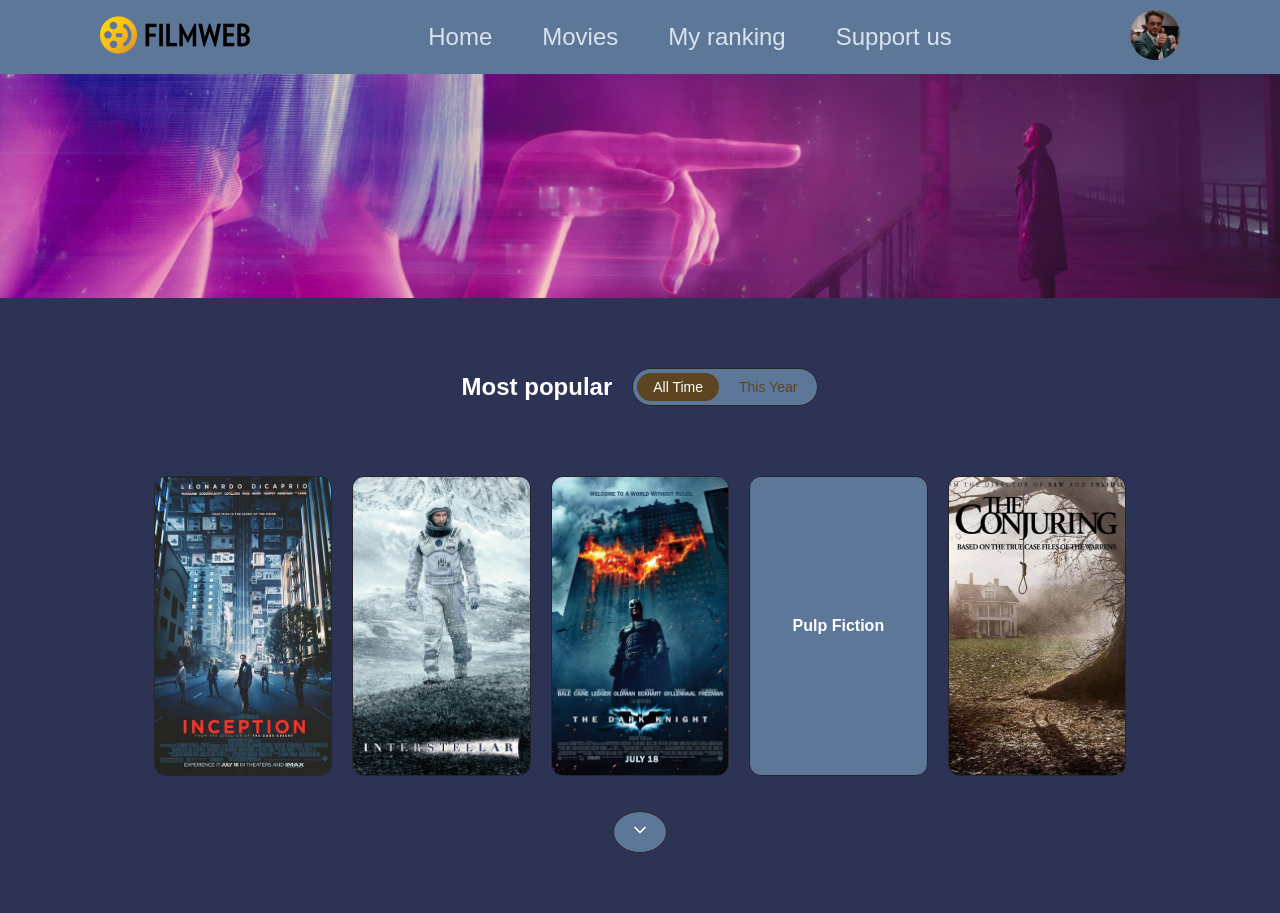
<file: index.html>
<!DOCTYPE html>
<html lang="en">
<head>
    <meta charset="UTF-8">
    <title>MovieList</title>
    <link rel="stylesheet" href="styles.css">
</head>
<body>
    <header id="main-header"></header>
    <main>
        <div class="hero-banner">
            <img src="img/banner.png">
        </div>

        <div class="trending-section container">
            <div class="trending-header">
                <h2>Most popular</h2>
                <div class="filter-buttons">
                    <button class="filter-btn active" onclick="switchFilter('all')">All Time</button>
                    <button class="filter-btn" onclick="switchFilter('year')">This Year</button>
                </div>
            </div>
            <div class="trending-main">
                <div class="movies-grid" id="moviesGrid">
                    <div class="movie-card" title="Inception"><img src="posters/inception.jpg" alt="Inception"></div>
                    <div class="movie-card" title="Interstellar"><img src="posters/interstellar.jpg" alt="Interstellar"></div>
                    <div class="movie-card" title="The Dark Knight"><img src="posters/dark_knight.jpg" alt="The Dark Knight"></div>
                    <div class="movie-card" title="Pulp Fiction">Pulp Fiction</div>
                    <div class="movie-card" title="The Conjuring"><img src="posters/the_conjuring.jpg" alt="The Conjuring"></div>
                    <div class="movie-card" title="Fight Club"><img src="posters/fight_club.jpg" alt="Fight Club"></div>
                    <div class="movie-card" title="The Matrix">The Matrix</div>
                    <div class="movie-card" title="Gladiator"><img src="posters/gladiator.jpg" alt="Gladiator"></div>
                    <div class="movie-card" title="Avatar 3">Avatar 3</div>
                    <div class="movie-card" title="Avengers: Doomsday">Avengers: Doomsday</div>
                </div>
                <button class="expand-btn" id="expandBtn" onclick="toggleMovies()">
                    <svg xmlns="http://www.w3.org/2000/svg" width="20" height="20" viewBox="0 0 24 24" fill="none" stroke="currentColor" stroke-width="2" stroke-linecap="round" stroke-linejoin="round"><polyline points="6 9 12 15 18 9"></polyline></svg>
                </button>
            </div>
        </div>



    </main>

    <script src="js/header.js"></script>
    <script src="js/data.js"></script>
    <script src="js/home.js"></script>
</body>
</html>
</file>
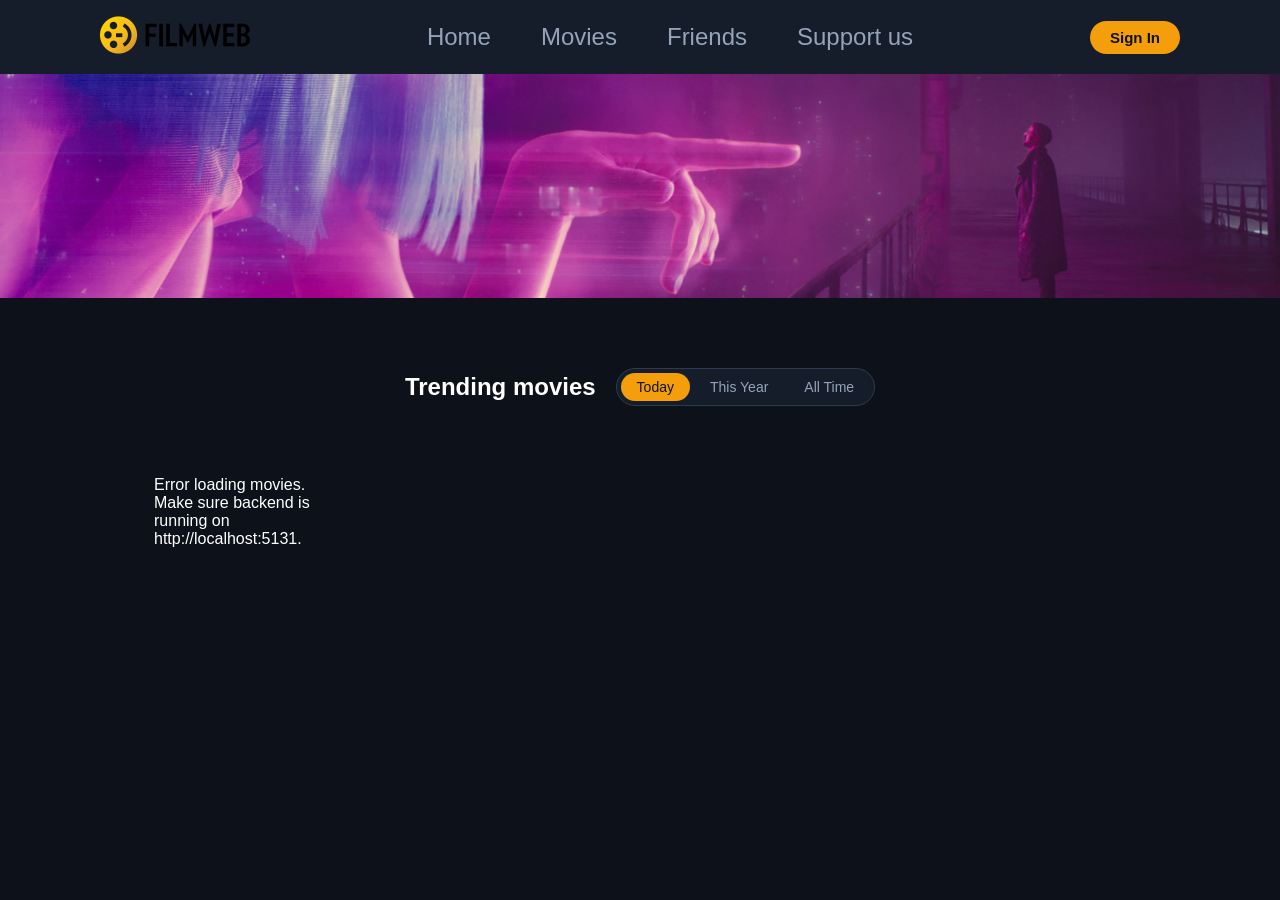
<file: frontend/index.html>
<!DOCTYPE html>
<html lang="en">
<head>
    <meta charset="UTF-8">
    <title>MovieList</title>
    <link rel="stylesheet" href="styles.css">
</head>
<body>
    <header id="main-header"></header>
    <main>
        <div class="hero-banner">
            <img src="img/banner.png">
        </div>

        <div class="trending-section container">
            <div class="trending-header">
                <h2>Trending movies</h2>
                <div class="filter-buttons">
                    <button class="filter-btn active" onclick="switchFilter('today')">Today</button>
                    <button class="filter-btn" onclick="switchFilter('year')">This Year</button>
                    <button class="filter-btn" onclick="switchFilter('all')">All Time</button>
                </div>
            </div>
            <div class="trending-main">
                <div class="movies-grid" id="moviesGrid"></div>
                <div class="load-more-container" style="text-align: center; margin: 30px 0;">
                    <button id="homeLoadMoreBtn" class="load-more-btn" style="display: none;">Load more movies</button>
                </div>
            </div>
        </div>



    </main>

    <script src="js/auth.js"></script>
    <script src="js/header.js"></script>
    <script src="js/home.js"></script>
</body>
</html>
</file>
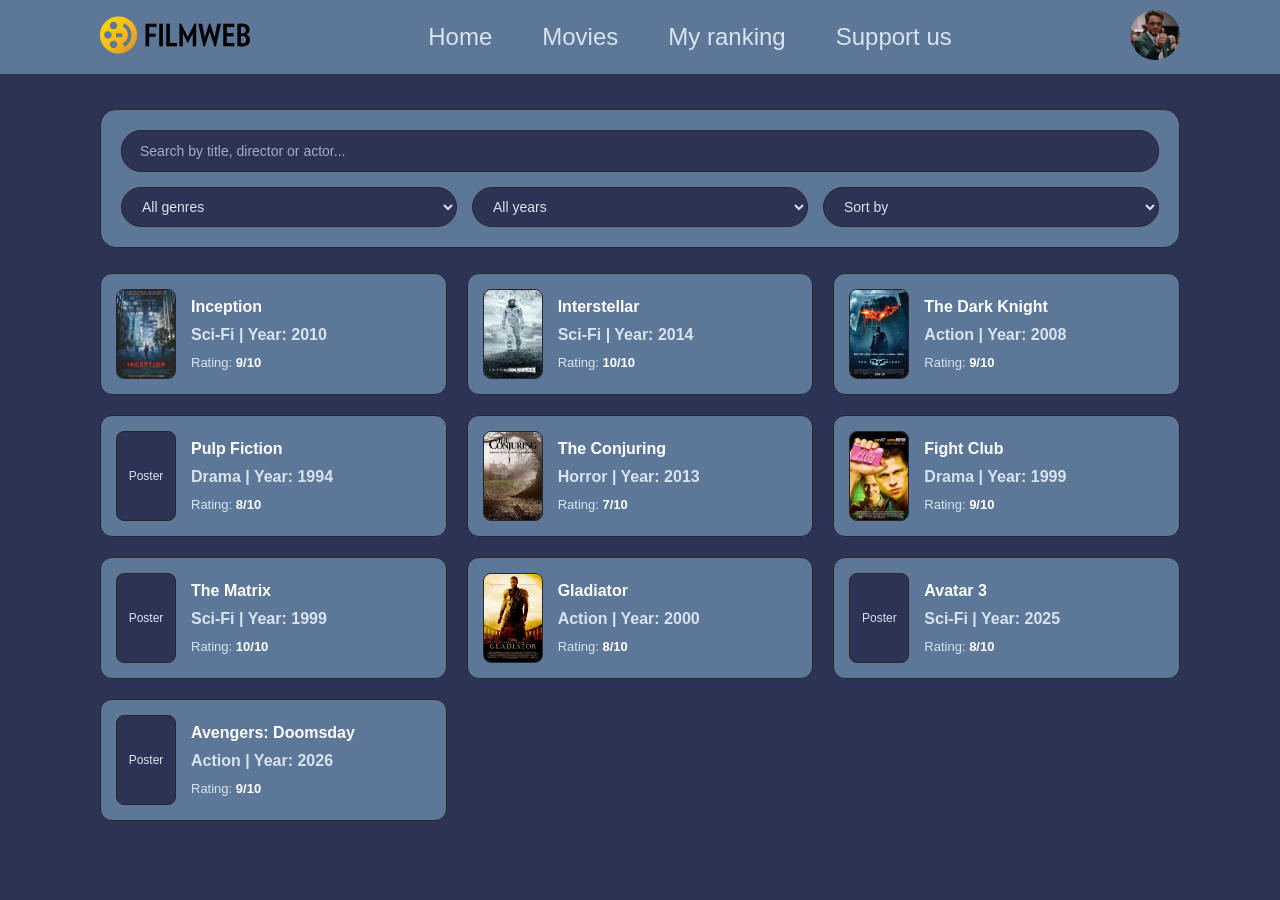
<file: movies.html>
<!DOCTYPE html>
<html lang="en">
<head>
    <meta charset="UTF-8">
    <title>Movies - MovieList</title>
    <link rel="stylesheet" href="styles.css">
</head>
<body>
    <header id="main-header"></header>

    <main class="container">
        <div class="movies-filter-panel">
            <div class="search-box-large">
                <input type="text" placeholder="Search by title, director or actor...">
            </div>

            <div class="filter-row">
                <select class="filter-select">
                    <option value="">All genres</option>
                    <option value="action">Action</option>
                    <option value="scifi">Sci-Fi</option>
                    <option value="drama">Drama</option>
                    <option value="horror">Horror</option>
                </select>

                <select class="filter-select">
                    <option value="">All years</option>
                    <option value="2026">2026</option>
                    <option value="2025">2025</option>
                    <option value="older">Older</option>
                </select>

                <select class="filter-select">
                    <option value="">Sort by</option>
                    <option value="popular">Most popular</option>
                    <option value="rating">Highest rated</option>
                    <option value="newest">Newest</option>
                </select>
            </div>
        </div>

        <div class="movies-results-grid">
            <p>Type a phrase or choose filters to display results...</p>
        </div>
    </main>

    <script src="js/header.js"></script>
    <script src="js/data.js"></script>
    <script src="js/movies.js"></script>
</body>
</html>
</file>
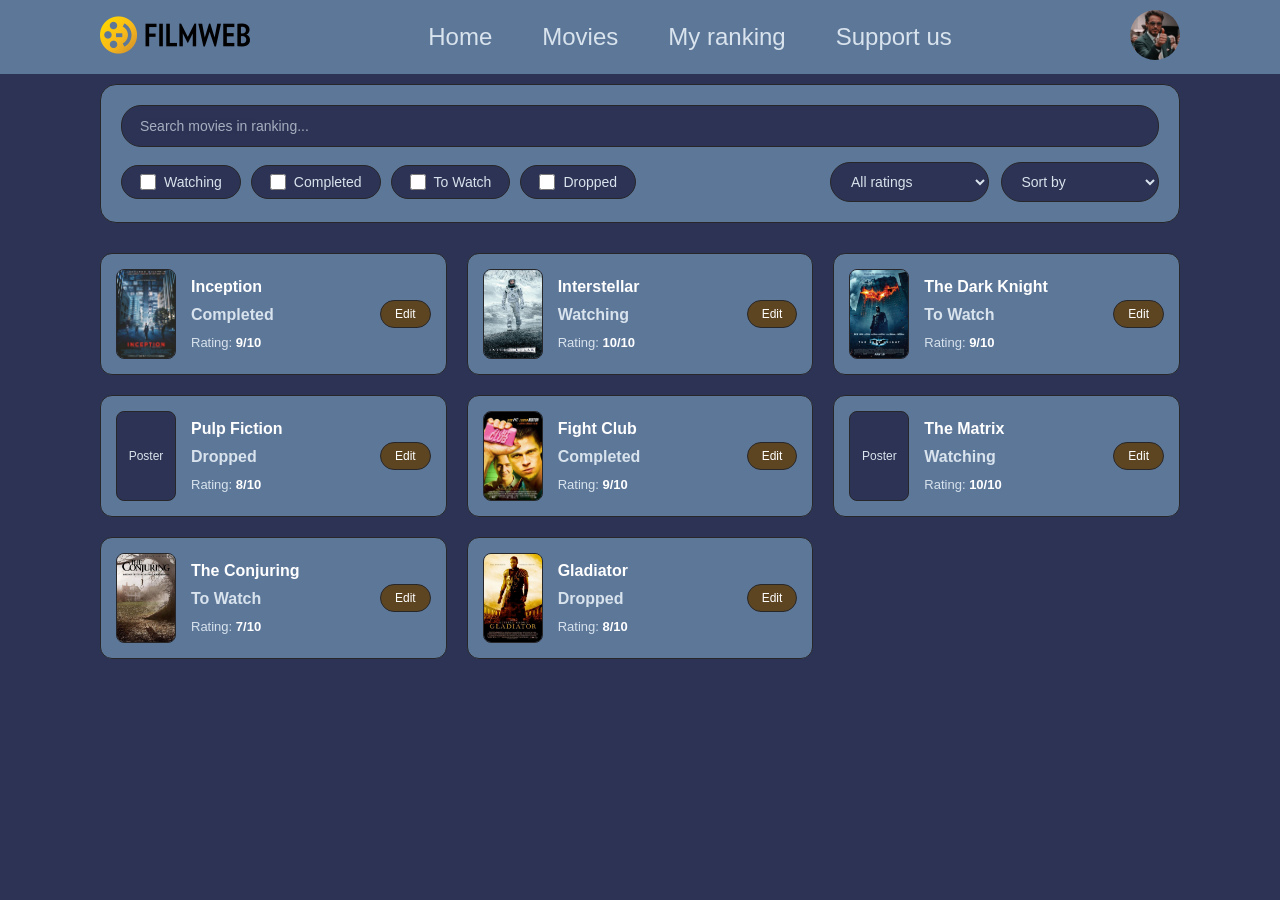
<file: ranking.html>
<!DOCTYPE html>
<html lang="en">
<head>
    <meta charset="UTF-8">
    <title>My Ranking - MovieList</title>
    <link rel="stylesheet" href="styles.css">
</head>
<body>
    <header id="main-header"></header>
    <main class="container">
        <div class="ranking-filter-panel">
            <div class="ranking-search-box">
                <input type="text" id="rankingSearch" placeholder="Search movies in ranking...">
            </div>

            <div class="ranking-filter-row">
                <div class="status-filters">
                    <label class="filter-checkbox">
                        <input type="checkbox" name="status" value="watching">
                        <span>Watching</span>
                    </label>
                    <label class="filter-checkbox">
                        <input type="checkbox" name="status" value="completed">
                        <span>Completed</span>
                    </label>
                    <label class="filter-checkbox">
                        <input type="checkbox" name="status" value="to-watch">
                        <span>To Watch</span>
                    </label>
                    <label class="filter-checkbox">
                        <input type="checkbox" name="status" value="dropped">
                        <span>Dropped</span>
                    </label>
                </div>

                <div class="ranking-dropdowns">
                    <select id="rankingRatingFilter" class="filter-select">
                        <option value="">All ratings</option>
                        <option value="10">10/10 only</option>
                        <option value="9">9+ / 10</option>
                        <option value="8">8+ / 10</option>
                        <option value="7">7+ / 10</option>
                    </select>

                    <select id="rankingSort" class="filter-select">
                        <option value="">Sort by</option>
                        <option value="rating-desc">Rating: Highest first</option>
                        <option value="rating-asc">Rating: Lowest first</option>
                        <option value="title-asc">Title: A-Z</option>
                        <option value="title-desc">Title: Z-A</option>
                    </select>
                </div>
            </div>
        </div>

        <div class="user-movies-section">
            <div class="user-movies-grid">
                <div class="user-movie-card">
                    <div class="user-movie-poster"><img src="posters/inception.jpg" alt="Inception"></div>
                    <div class="user-movie-info">
                        <h3>Inception</h3>
                        <p class="movie-status-tag">Completed</p>
                        <div class="movie-rating-badge">Rating: <strong>9/10</strong></div>
                    </div>
                    <button class="edit-movie-btn">Edit</button>
                </div>

                <div class="user-movie-card">
                    <div class="user-movie-poster"><img src="posters/interstellar.jpg" alt="Interstellar"></div>
                    <div class="user-movie-info">
                        <h3>Interstellar</h3>
                        <p class="movie-status-tag">Watching</p>
                        <div class="movie-rating-badge">Rating: <strong>10/10</strong></div>
                    </div>
                    <button class="edit-movie-btn">Edit</button>
                </div>

                <div class="user-movie-card">
                    <div class="user-movie-poster"><img src="posters/dark_knight.jpg" alt="The Dark Knight"></div>
                    <div class="user-movie-info">
                        <h3>The Dark Knight</h3>
                        <p class="movie-status-tag">To Watch</p>
                        <div class="movie-rating-badge">Rating: <strong>9/10</strong></div>
                    </div>
                    <button class="edit-movie-btn">Edit</button>
                </div>

                <div class="user-movie-card">
                    <div class="user-movie-poster">Poster</div>
                    <div class="user-movie-info">
                        <h3>Pulp Fiction</h3>
                        <p class="movie-status-tag">Dropped</p>
                        <div class="movie-rating-badge">Rating: <strong>8/10</strong></div>
                    </div>
                    <button class="edit-movie-btn">Edit</button>
                </div>

                <div class="user-movie-card">
                    <div class="user-movie-poster"><img src="posters/fight_club.jpg" alt="Fight Club"></div>
                    <div class="user-movie-info">
                        <h3>Fight Club</h3>
                        <p class="movie-status-tag">Completed</p>
                        <div class="movie-rating-badge">Rating: <strong>9/10</strong></div>
                    </div>
                    <button class="edit-movie-btn">Edit</button>
                </div>

                <div class="user-movie-card">
                    <div class="user-movie-poster">Poster</div>
                    <div class="user-movie-info">
                        <h3>The Matrix</h3>
                        <p class="movie-status-tag">Watching</p>
                        <div class="movie-rating-badge">Rating: <strong>10/10</strong></div>
                    </div>
                    <button class="edit-movie-btn">Edit</button>
                </div>

                <div class="user-movie-card">
                    <div class="user-movie-poster"><img src="posters/the_conjuring.jpg" alt="The Conjuring"></div>
                    <div class="user-movie-info">
                        <h3>The Conjuring</h3>
                        <p class="movie-status-tag">To Watch</p>
                        <div class="movie-rating-badge">Rating: <strong>7/10</strong></div>
                    </div>
                    <button class="edit-movie-btn">Edit</button>
                </div>

                <div class="user-movie-card">
                    <div class="user-movie-poster"><img src="posters/gladiator.jpg" alt="Gladiator"></div>
                    <div class="user-movie-info">
                        <h3>Gladiator</h3>
                        <p class="movie-status-tag">Dropped</p>
                        <div class="movie-rating-badge">Rating: <strong>8/10</strong></div>
                    </div>
                    <button class="edit-movie-btn">Edit</button>
                </div>
            </div>
        </div>
        <div class="movie-modal-backdrop">
            <div class="movie-modal">
                <h3>Edit movie: Inception</h3>
                <div class="modal-field">
                    <label>Status:</label>
                    <select class="filter-select">
                        <option>Watching</option>
                        <option selected>Completed</option>
                        <option>To Watch</option>
                        <option>Dropped</option>
                    </select>
                </div>
                <div class="modal-field">
                    <label>Your rating (1-10):</label>
                    <input type="text" value="9" class="modal-input-text">
                </div>
                <div class="modal-actions">
                    <button class="modal-save-btn">Save</button>
                    <button class="modal-close-btn">Close</button>
                </div>
            </div>
        </div>
    </main>

    <script src="js/header.js"></script>
    <script src="js/ranking.js"></script>
</body>
</html>
</file>
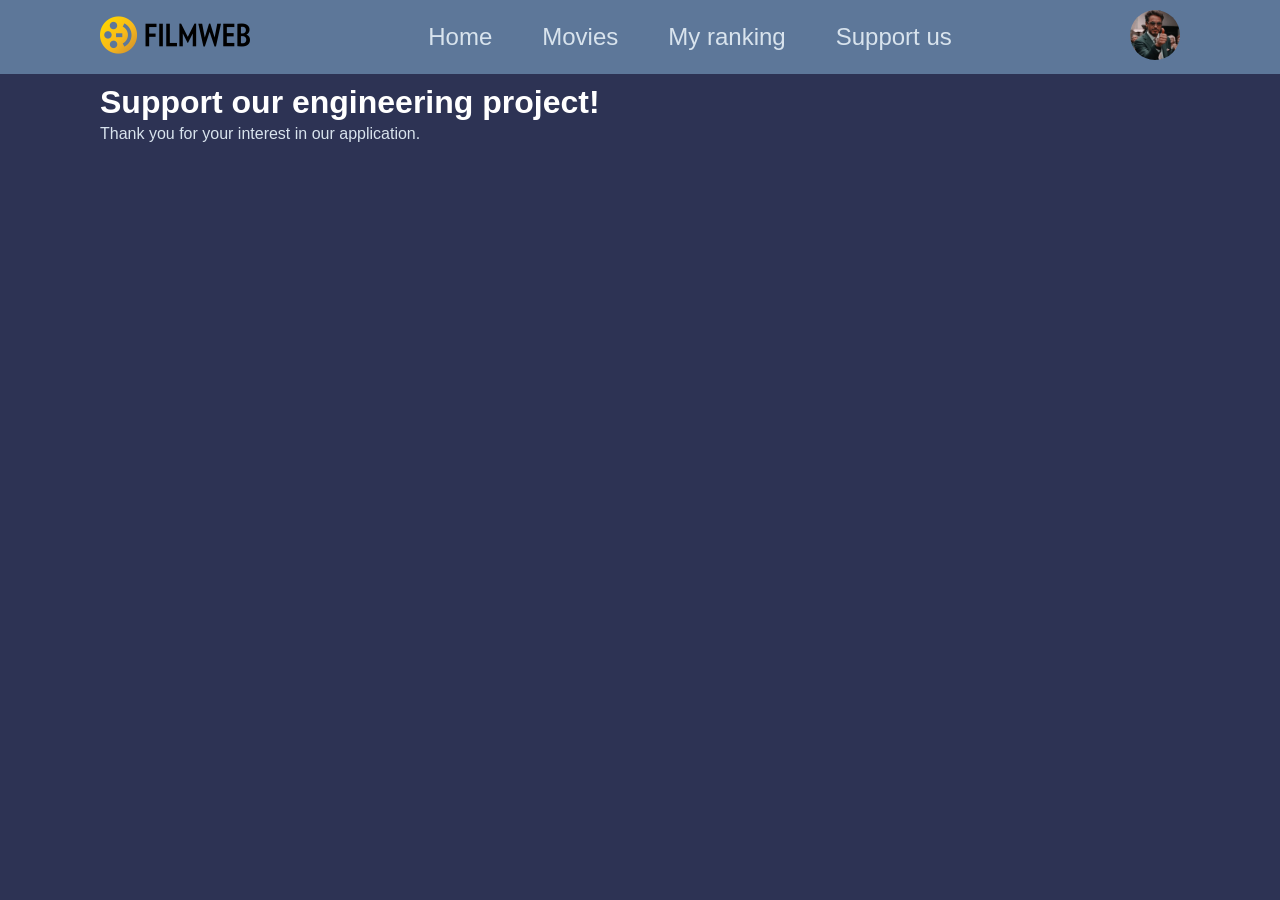
<file: support.html>
<!DOCTYPE html>
<html lang="en">
<head>
    <meta charset="UTF-8">
    <title>Support Us - MovieList</title>
    <link rel="stylesheet" href="styles.css">
</head>
<body>
    <header id="main-header"></header>

    <main class="container">
        <h1>Support our engineering project!</h1>
        <p>
            Thank you for your interest in our application.
        </p>
    </main>

    <script src="js/header.js"></script>
</body>
</html>
</file>
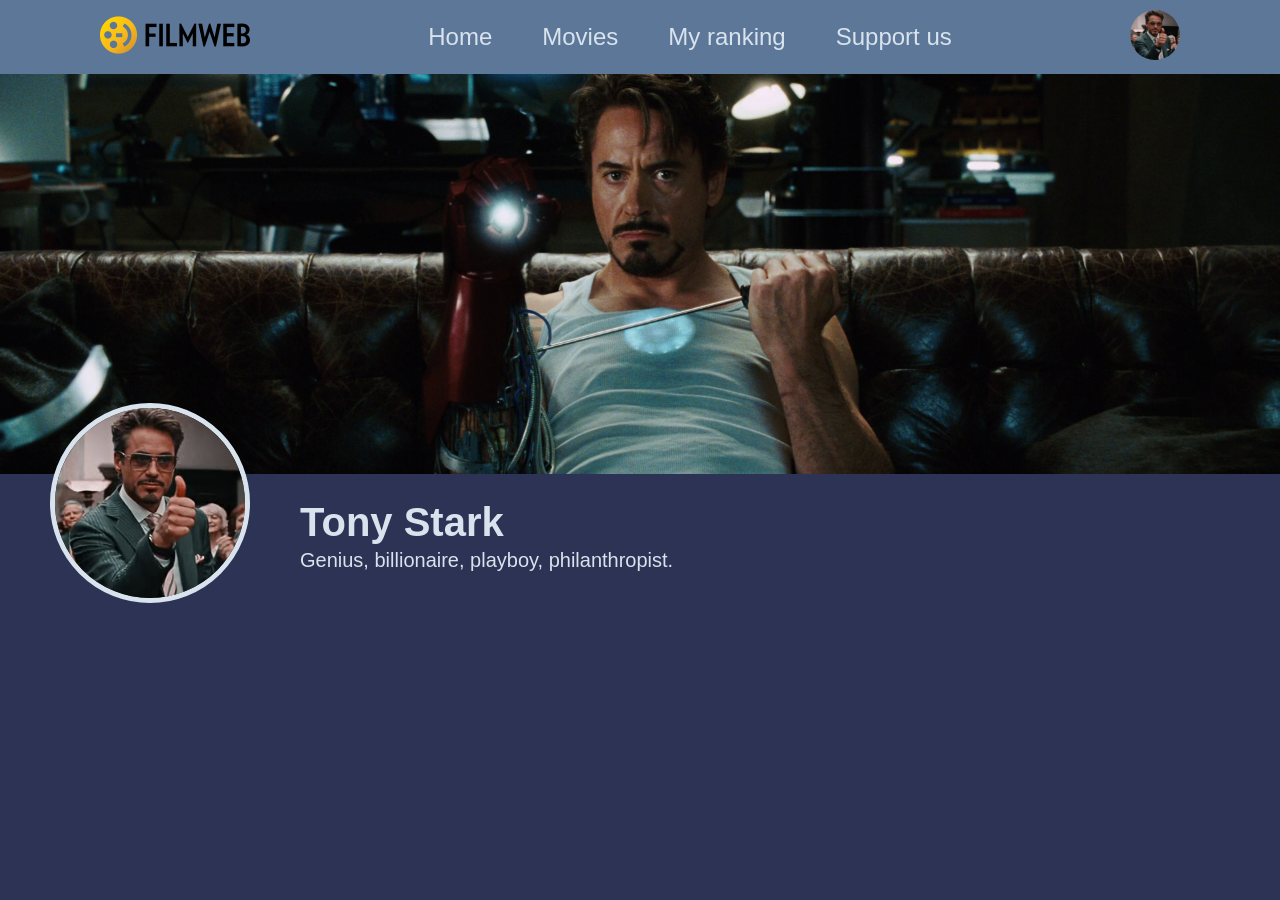
<file: user.html>
<!DOCTYPE html>
<html lang="en">
<head>
    <meta charset="UTF-8">
    <title>User Profile - MovieList</title>
    <link rel="stylesheet" href="styles.css">
</head>
<body>
    <header id="main-header"></header>

    <main>
        <div class="banner-section">
            <img src="img/ironman1.jpg" class="profile-banner">
            <div class="profile-section">
                <img src="img/stark_pfp.jpg" class="profile-pfp">
                <div class="info-holder">
                    <h1 class="profile-username" id="profileUsername">Tony Stark</h1>
                    <p class="profile-bio" id="profileBio">Genius, billionaire, playboy, philanthropist.</p>
                </div>
            </div>
        </div>
    </main>

    <script src="js/header.js"></script>
</body>
</html>
</file>
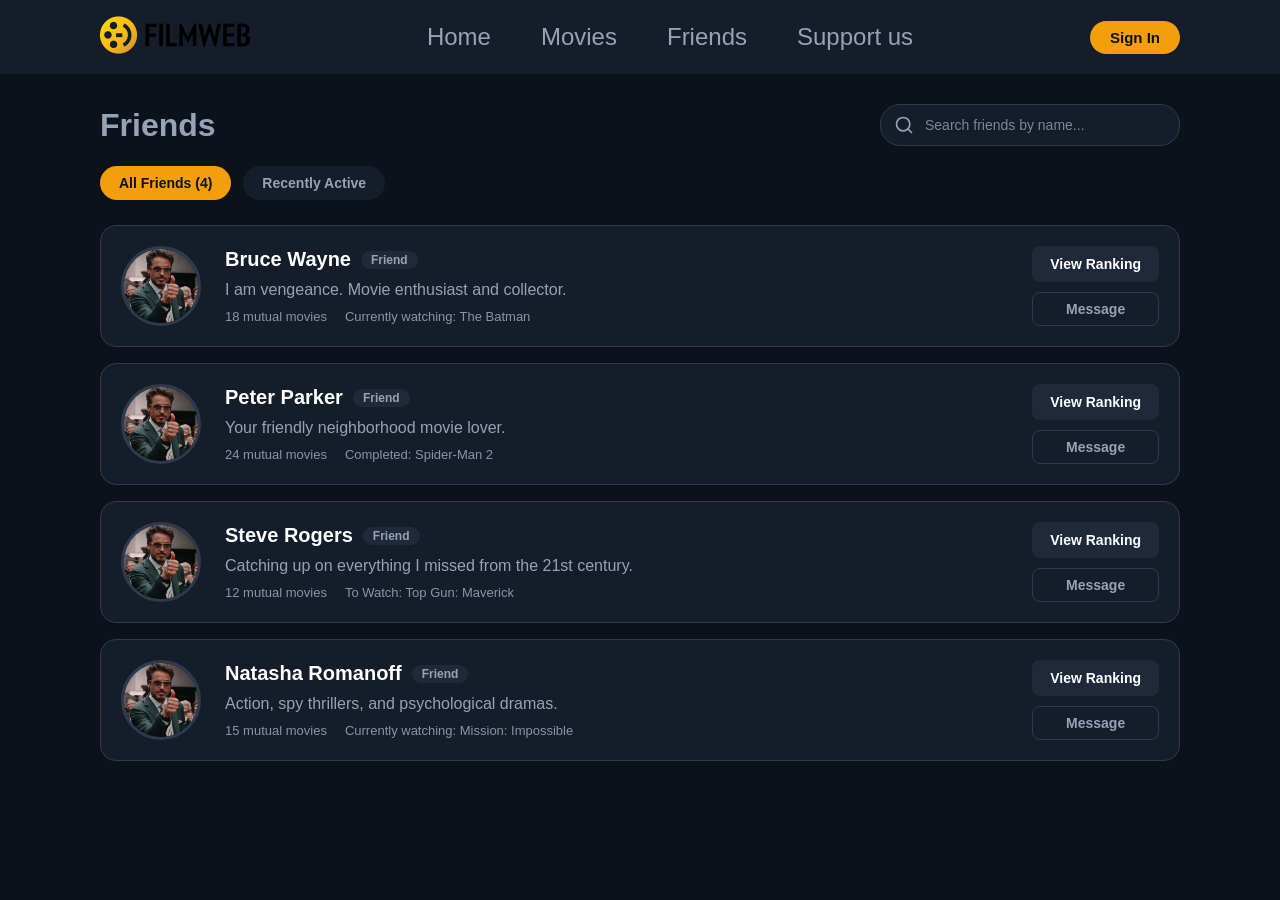
<file: frontend/friends.html>
<!DOCTYPE html>
<html lang="en">
<head>
    <meta charset="UTF-8">
    <title>Friends - MovieList</title>
    <link rel="stylesheet" href="styles.css">
</head>
<body>
    <header id="main-header"></header>

    <main class="container">
        <div class="friends-header-bar">
            <h1>Friends</h1>
            <div class="friends-search-box">
                <svg class="search-icon" viewBox="0 0 24 24" width="20" height="20" fill="none" stroke="currentColor" stroke-width="2" stroke-linecap="round" stroke-linejoin="round">
                    <circle cx="11" cy="11" r="8"></circle>
                    <line x1="21" y1="21" x2="16.65" y2="16.65"></line>
                </svg>
                <input type="text" id="friendsSearchInput" placeholder="Search friends by name...">
            </div>
        </div>

        <div class="friends-filter-tabs">
            <button class="friends-tab-btn active" data-filter="all">All Friends (4)</button>
            <button class="friends-tab-btn" data-filter="recent">Recently Active</button>
        </div>

        <div class="friends-container">
            <div class="friends-grid" id="friendsGrid">
                <div class="friend-card-full" data-name="Bruce Wayne">
                    <img src="img/stark_pfp.jpg" class="friend-avatar-lg" alt="Bruce Wayne">
                    <div class="friend-details">
                        <div class="friend-title-row">
                            <h3>Bruce Wayne</h3>
                            <span class="friend-tag">Friend</span>
                        </div>
                        <p class="friend-bio">I am vengeance. Movie enthusiast and collector.</p>
                        <div class="friend-meta">
                            <span>18 mutual movies</span>
                            <span>Currently watching: The Batman</span>
                        </div>
                    </div>
                    <div class="friend-card-actions">
                        <a href="user.html" class="btn-primary">View Ranking</a>
                        <button class="btn-secondary">Message</button>
                    </div>
                </div>

                <div class="friend-card-full" data-name="Peter Parker">
                    <img src="img/stark_pfp.jpg" class="friend-avatar-lg" alt="Peter Parker">
                    <div class="friend-details">
                        <div class="friend-title-row">
                            <h3>Peter Parker</h3>
                            <span class="friend-tag">Friend</span>
                        </div>
                        <p class="friend-bio">Your friendly neighborhood movie lover.</p>
                        <div class="friend-meta">
                            <span>24 mutual movies</span>
                            <span>Completed: Spider-Man 2</span>
                        </div>
                    </div>
                    <div class="friend-card-actions">
                        <a href="user.html" class="btn-primary">View Ranking</a>
                        <button class="btn-secondary">Message</button>
                    </div>
                </div>

                <div class="friend-card-full" data-name="Steve Rogers">
                    <img src="img/stark_pfp.jpg" class="friend-avatar-lg" alt="Steve Rogers">
                    <div class="friend-details">
                        <div class="friend-title-row">
                            <h3>Steve Rogers</h3>
                            <span class="friend-tag">Friend</span>
                        </div>
                        <p class="friend-bio">Catching up on everything I missed from the 21st century.</p>
                        <div class="friend-meta">
                            <span>12 mutual movies</span>
                            <span>To Watch: Top Gun: Maverick</span>
                        </div>
                    </div>
                    <div class="friend-card-actions">
                        <a href="user.html" class="btn-primary">View Ranking</a>
                        <button class="btn-secondary">Message</button>
                    </div>
                </div>

                <div class="friend-card-full" data-name="Natasha Romanoff">
                    <img src="img/stark_pfp.jpg" class="friend-avatar-lg" alt="Natasha Romanoff">
                    <div class="friend-details">
                        <div class="friend-title-row">
                            <h3>Natasha Romanoff</h3>
                            <span class="friend-tag">Friend</span>
                        </div>
                        <p class="friend-bio">Action, spy thrillers, and psychological dramas.</p>
                        <div class="friend-meta">
                            <span>15 mutual movies</span>
                            <span>Currently watching: Mission: Impossible</span>
                        </div>
                    </div>
                    <div class="friend-card-actions">
                        <a href="user.html" class="btn-primary">View Ranking</a>
                        <button class="btn-secondary">Message</button>
                    </div>
                </div>
            </div>
            <p id="noFriendsFound" class="no-results-msg" style="display: none;">No friends found matching your search.</p>
        </div>
    </main>

    <script src="js/auth.js"></script>
    <script src="js/header.js"></script>
    <script src="js/friends.js"></script>
</body>
</html>
</file>
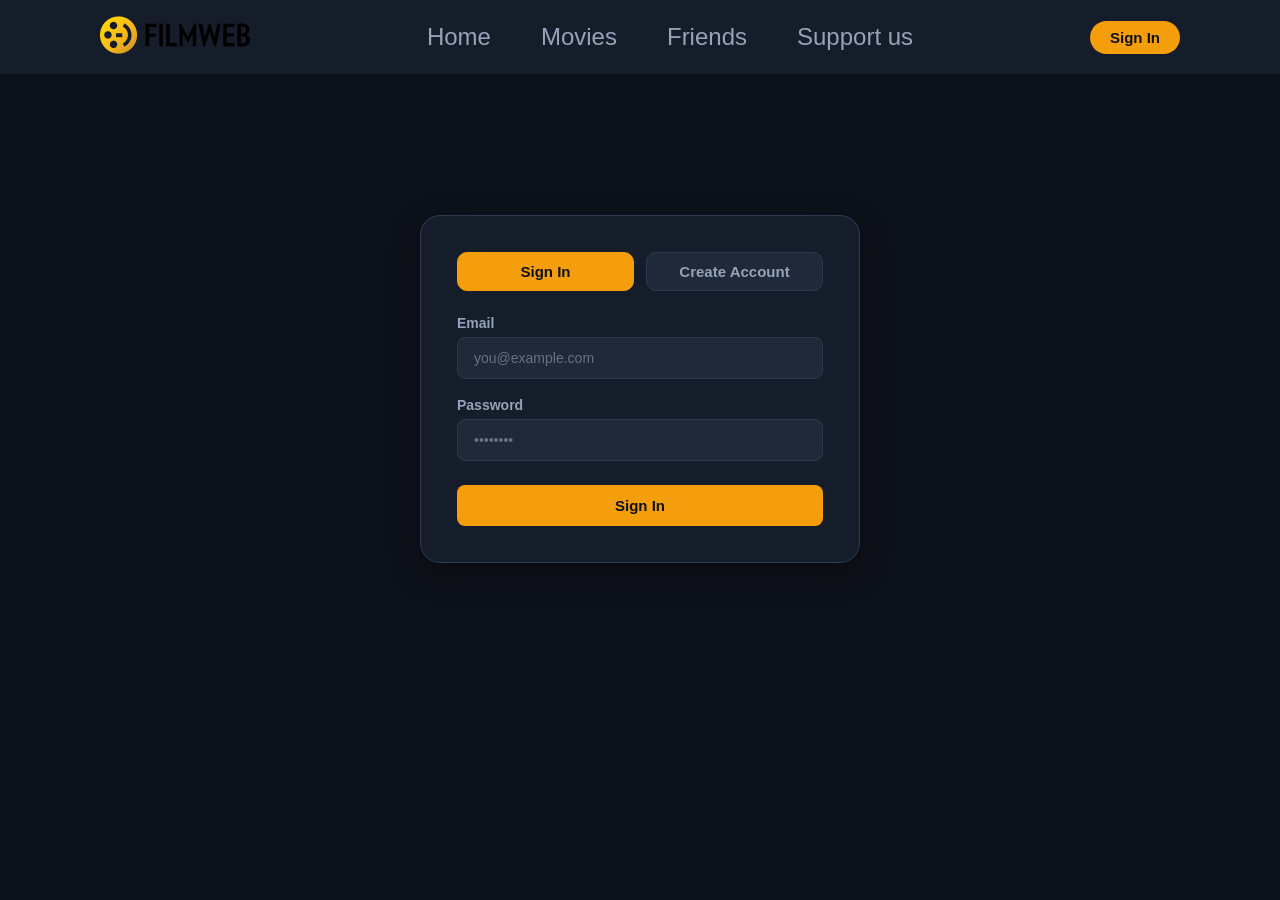
<file: frontend/login.html>
<!DOCTYPE html>
<html lang="en">
<head>
    <meta charset="UTF-8">
    <title>Sign In - MovieList</title>
    <link rel="stylesheet" href="styles.css">
</head>
<body>
    <header id="main-header"></header>

    <main class="container auth-wrapper">
        <div class="auth-card">
            <div class="auth-tabs">
                <button type="button" id="tabLoginBtn" class="auth-tab-btn active">Sign In</button>
                <button type="button" id="tabRegisterBtn" class="auth-tab-btn">Create Account</button>
            </div>

            <div id="authMessage" class="auth-message" style="display: none;"></div>

            <form id="loginForm" class="auth-form">
                <div class="auth-group">
                    <label for="loginEmail">Email</label>
                    <input type="email" id="loginEmail" class="auth-input" placeholder="you@example.com" required>
                </div>

                <div class="auth-group">
                    <label for="loginPassword">Password</label>
                    <input type="password" id="loginPassword" class="auth-input" placeholder="••••••••" required>
                </div>

                <button type="submit" class="auth-submit-btn">Sign In</button>
            </form>

            <form id="registerForm" class="auth-form" style="display: none;">
                <div class="auth-group">
                    <label for="registerUsername">Username</label>
                    <input type="text" id="registerUsername" class="auth-input" placeholder="Choose a username" required>
                </div>

                <div class="auth-group">
                    <label for="registerEmail">Email</label>
                    <input type="email" id="registerEmail" class="auth-input" placeholder="you@example.com" required>
                </div>

                <div class="auth-group">
                    <label for="registerPassword">Password (min. 6 characters)</label>
                    <input type="password" id="registerPassword" class="auth-input" placeholder="••••••••" minlength="6" required>
                </div>

                <button type="submit" class="auth-submit-btn">Create Account</button>
            </form>
        </div>
    </main>

    <script src="js/auth.js"></script>
    <script src="js/header.js"></script>
    <script src="js/login.js"></script>
</body>
</html>
</file>
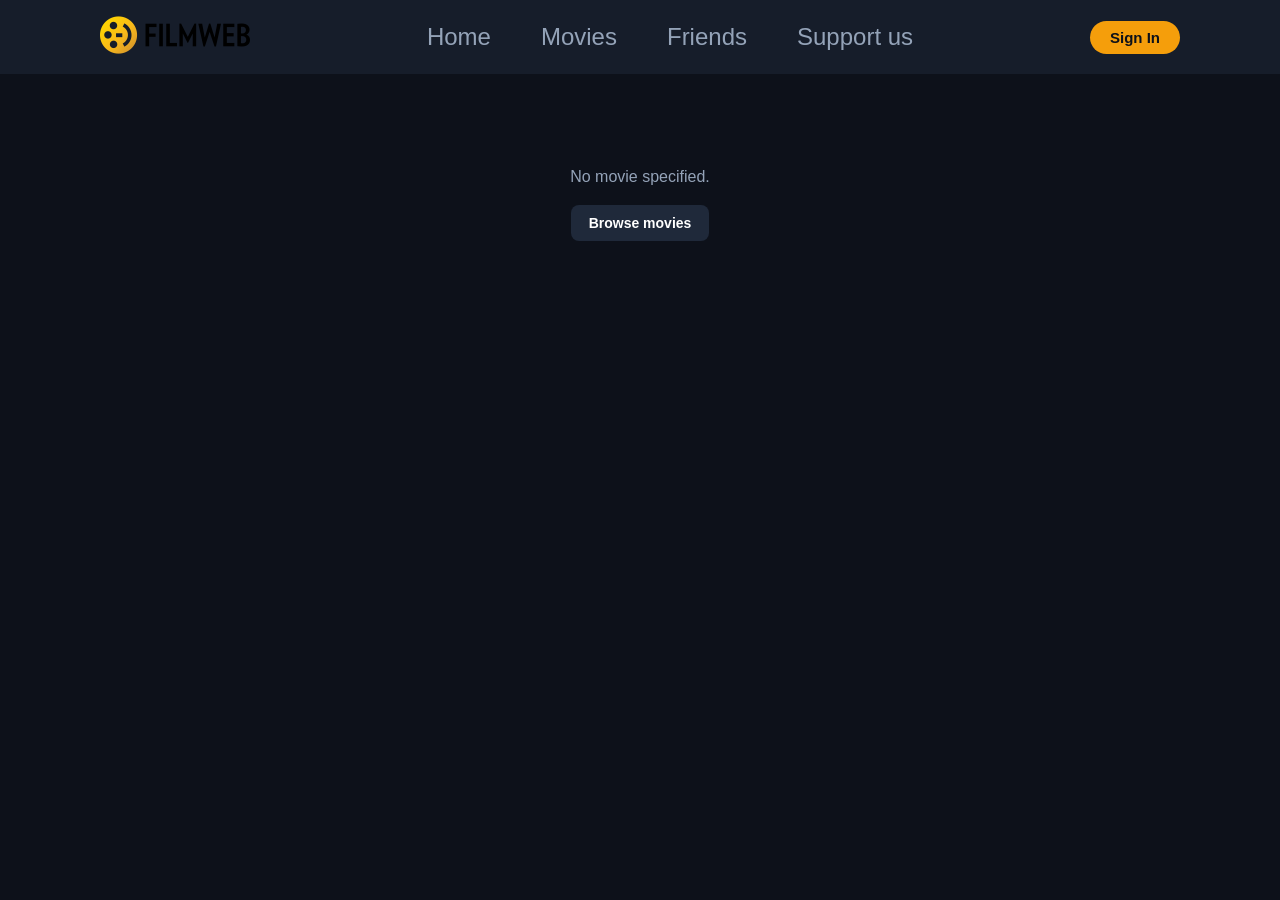
<file: frontend/movie-details.html>
<!DOCTYPE html>
<html lang="en">
<head>
    <meta charset="UTF-8">
    <title>Movie Details - MovieList</title>
    <link rel="stylesheet" href="styles.css">
</head>
<body>
    <header id="main-header"></header>

    <main class="container">
        <div id="movieDetailsContainer" class="movie-details-wrapper">
            <div class="movie-loading">Loading movie details...</div>
        </div>
    </main>

    <script src="js/auth.js"></script>
    <script src="js/header.js"></script>
    <script src="js/movie-details.js"></script>
</body>
</html>
</file>
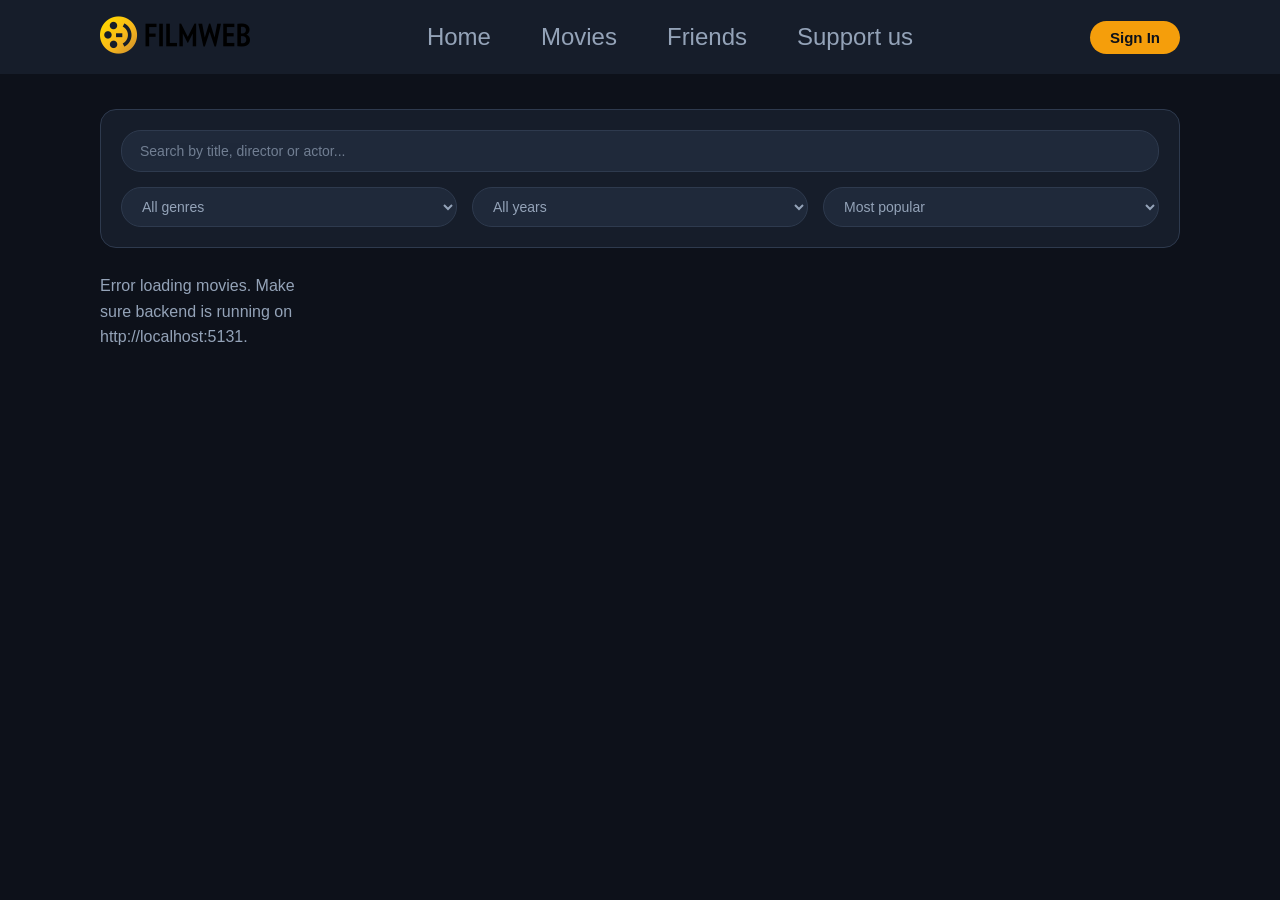
<file: frontend/movies.html>
<!DOCTYPE html>
<html lang="en">
<head>
    <meta charset="UTF-8">
    <title>Movies - MovieList</title>
    <link rel="stylesheet" href="styles.css">
</head>
<body>
    <header id="main-header"></header>

    <main class="container">
        <div class="movies-filter-panel">
            <div class="search-box-large">
                <input type="text" placeholder="Search by title, director or actor...">
            </div>

            <div class="filter-row">
                <select class="filter-select">
                    <option value="">All genres</option>
                    <option value="28">Action</option>
                    <option value="878">Sci-Fi</option>
                    <option value="18">Drama</option>
                    <option value="27">Horror</option>
                    <option value="35">Comedy</option>
                    <option value="16">Animation</option>
                </select>

                <select class="filter-select">
                    <option value="">All years</option>
                    <option value="2026">2026</option>
                    <option value="2025">2025</option>
                    <option value="2024">2024</option>
                    <option value="2023">2023</option>
                    <option value="2020">2020</option>
                    <option value="1999">1999</option>
                </select>

                <select class="filter-select">
                    <option value="vote_count.desc" selected>Most popular</option>
                    <option value="vote_average.desc">Highest rated</option>
                    <option value="primary_release_date.desc">Newest</option>
                </select>
            </div>
        </div>

        <div class="movies-results-grid"></div>
        <div class="load-more-container" style="text-align: center; margin: 35px 0;">
            <button id="loadMoreBtn" class="load-more-btn" style="display: none;">Load more movies</button>
        </div>
    </main>

    <script src="js/auth.js"></script>
    <script src="js/header.js"></script>
    <script src="js/movies.js"></script>
</body>
</html>
</file>
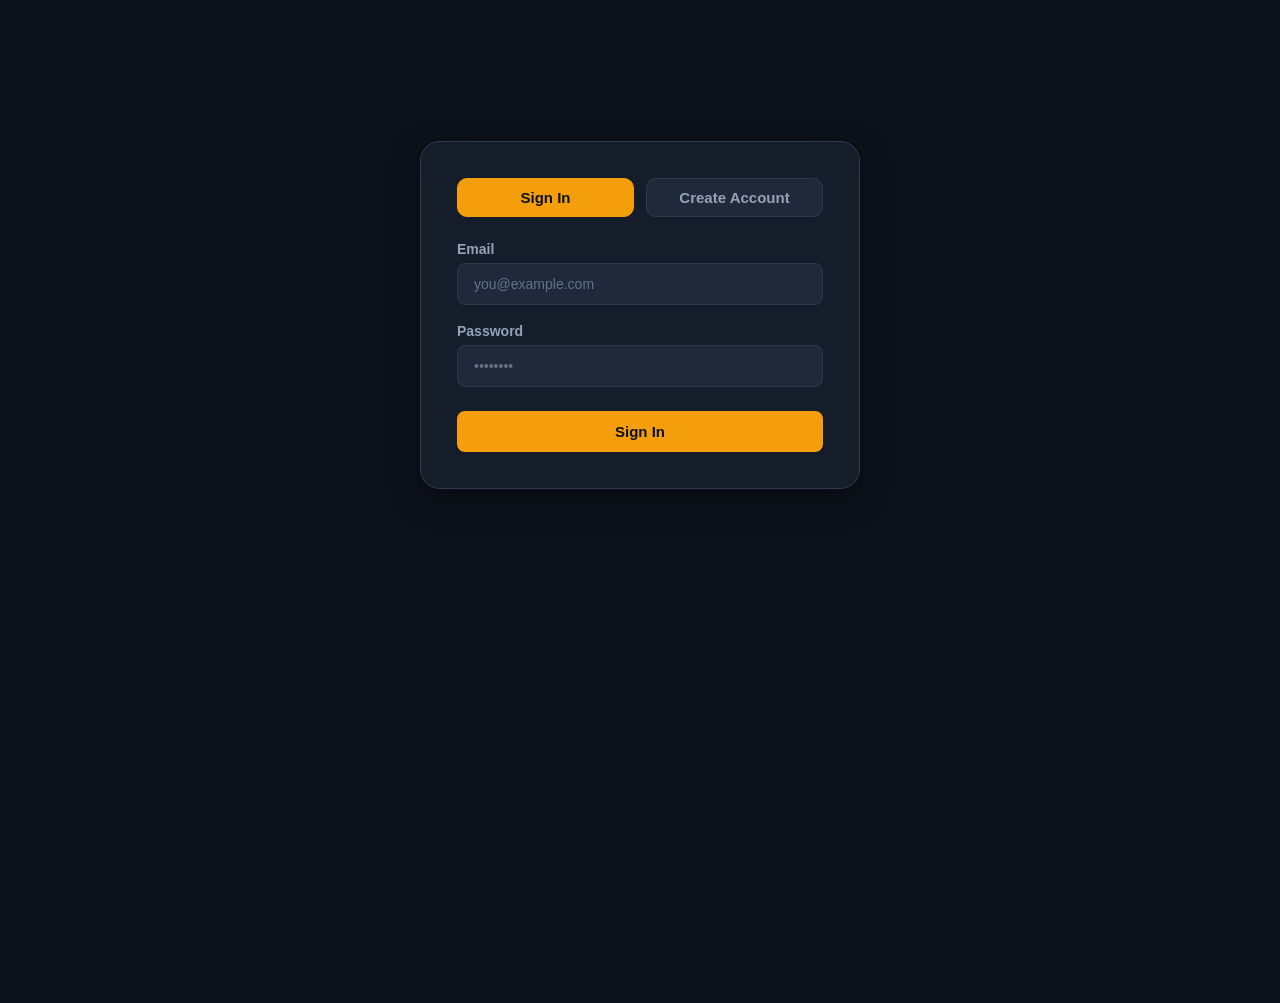
<file: frontend/ranking.html>
<!DOCTYPE html>
<html lang="en">
<head>
    <meta charset="UTF-8">
    <meta http-equiv="refresh" content="0; url=user.html">
    <title>Redirecting to My Ranking - MovieList</title>
    <link rel="stylesheet" href="styles.css">
</head>
<body>
    <p style="text-align: center; margin-top: 50px; color: #D8E3ED;">Redirecting to <a href="user.html" style="color: #E5A00D; text-decoration: underline;">User Profile Ranking</a>...</p>
</body>
</html>
</file>
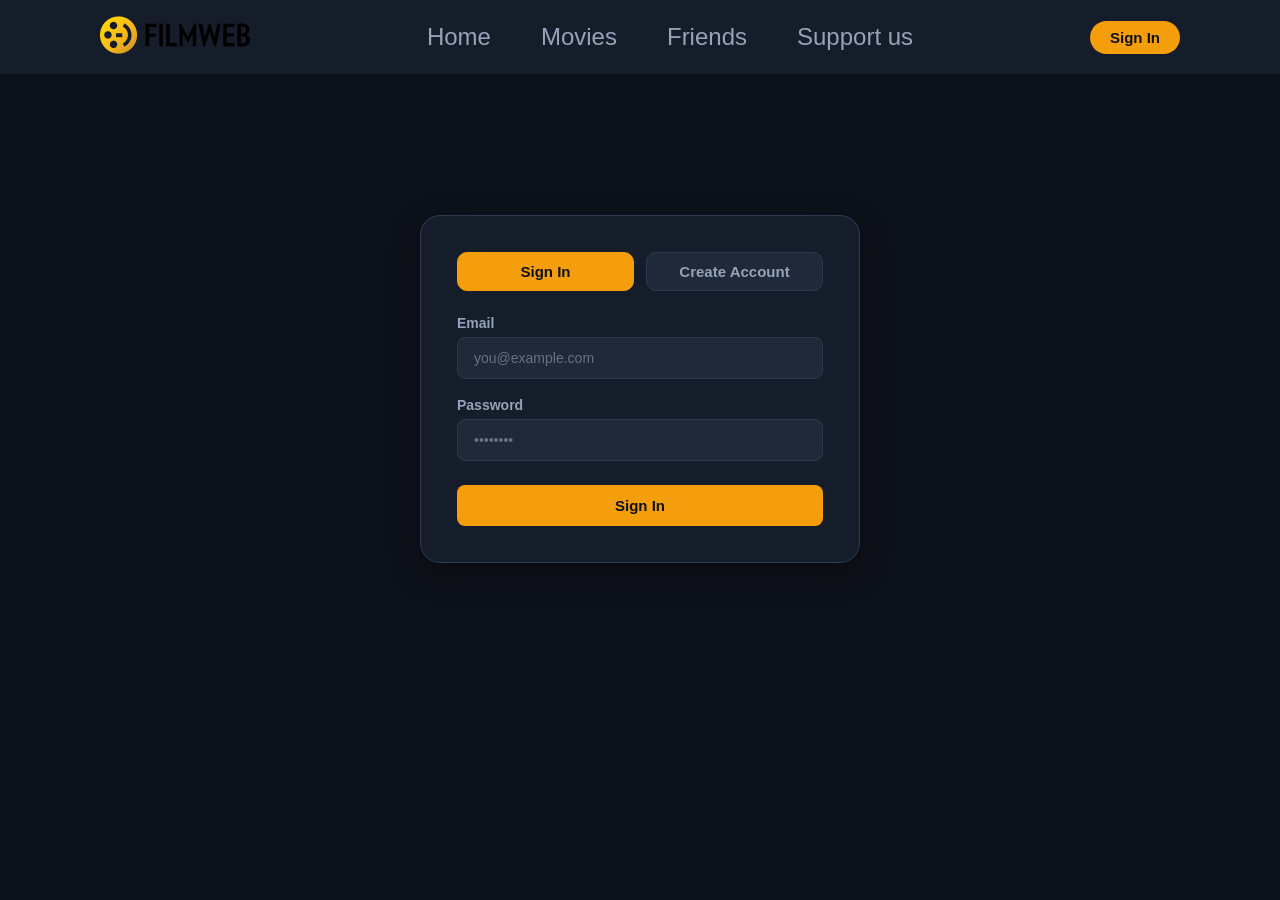
<file: frontend/user.html>
<!DOCTYPE html>
<html lang="en">
<head>
    <meta charset="UTF-8">
    <title>User Profile - MovieList</title>
    <link rel="stylesheet" href="styles.css">
</head>
<body>
    <header id="main-header"></header>

    <main>
        <div class="banner-section">
            <img src="img/ironman1.jpg" class="profile-banner" id="profileBanner">
            <div class="profile-section">
                <img src="img/stark_pfp.jpg" class="profile-pfp" id="profileAvatar">
                <div class="info-holder">
                    <h1 class="profile-username" id="profileUsername"></h1>
                    <p class="profile-bio" id="profileBio"></p>
                </div>
            </div>
        </div>

        <div class="profile-nav-bar container">
            <div class="profile-tabs">
                <button class="profile-tab-btn active" data-tab="tab-ranking">My ranking</button>
                <button class="profile-tab-btn" data-tab="tab-friends">Friends</button>
                <button class="profile-tab-btn" data-tab="tab-settings">Settings</button>
            </div>
        </div>

        <div class="profile-content container">
            <section id="tab-ranking" class="profile-tab-pane active">
                <div class="ranking-filter-panel">
                    <div class="ranking-search-box">
                        <input type="text" id="rankingSearch" placeholder="Search movies in ranking...">
                    </div>

                    <div class="ranking-filter-row">
                        <div class="status-filters">
                            <label class="filter-checkbox">
                                <input type="checkbox" name="status" value="watching">
                                <span>Watching</span>
                            </label>
                            <label class="filter-checkbox">
                                <input type="checkbox" name="status" value="completed">
                                <span>Completed</span>
                            </label>
                            <label class="filter-checkbox">
                                <input type="checkbox" name="status" value="to-watch">
                                <span>To Watch</span>
                            </label>
                            <label class="filter-checkbox">
                                <input type="checkbox" name="status" value="dropped">
                                <span>Dropped</span>
                            </label>
                        </div>

                        <div class="ranking-dropdowns">
                            <select id="rankingRatingFilter" class="filter-select">
                                <option value="">All ratings</option>
                                <option value="10">10/10 only</option>
                                <option value="9">9+ / 10</option>
                                <option value="8">8+ / 10</option>
                                <option value="7">7+ / 10</option>
                            </select>

                            <select id="rankingSort" class="filter-select">
                                <option value="">Sort by</option>
                                <option value="rating-desc">Rating: Highest first</option>
                                <option value="rating-asc">Rating: Lowest first</option>
                                <option value="title-asc">Title: A-Z</option>
                                <option value="title-desc">Title: Z-A</option>
                            </select>
                        </div>
                    </div>
                </div>

                <div class="user-movies-section">
                    <div class="user-movies-grid"></div>
                </div>

                <div class="movie-modal-backdrop">
                    <div class="movie-modal">
                        <h3>Edit movie: Inception</h3>
                        <div class="modal-field">
                            <label>Status:</label>
                            <select class="filter-select">
                                <option>Watching</option>
                                <option selected>Completed</option>
                                <option>To Watch</option>
                                <option>Dropped</option>
                            </select>
                        </div>
                        <div class="modal-field">
                            <label>Your rating (1-10):</label>
                            <input type="number" step="0.1" min="1" max="10" value="9" class="modal-input-text">
                        </div>
                        <div class="modal-actions">
                            <button class="modal-save-btn">Save</button>
                            <button class="modal-close-btn">Close</button>
                        </div>
                    </div>
                </div>
            </section>

            <section id="tab-friends" class="profile-tab-pane">
                <div class="profile-friends-section">
                    <div class="profile-friends-header">
                        <h2>Friends (4)</h2>
                        <a href="friends.html" class="find-more-friends-btn">Find more friends</a>
                    </div>
                    <div class="profile-friends-grid">
                        <div class="friend-card">
                            <img src="img/stark_pfp.jpg" class="friend-avatar" alt="Bruce Wayne">
                            <div class="friend-info">
                                <h3 class="friend-name">Bruce Wayne</h3>
                                <p class="friend-status">Watching: The Batman</p>
                                <span class="friend-shared">18 movies in common</span>
                            </div>
                            <div class="friend-actions">
                                <a href="friends.html" class="friend-action-btn">View profile</a>
                            </div>
                        </div>

                        <div class="friend-card">
                            <img src="img/stark_pfp.jpg" class="friend-avatar" alt="Peter Parker">
                            <div class="friend-info">
                                <h3 class="friend-name">Peter Parker</h3>
                                <p class="friend-status">Completed: Spider-Man 2</p>
                                <span class="friend-shared">24 movies in common</span>
                            </div>
                            <div class="friend-actions">
                                <a href="friends.html" class="friend-action-btn">View profile</a>
                            </div>
                        </div>

                        <div class="friend-card">
                            <img src="img/stark_pfp.jpg" class="friend-avatar" alt="Steve Rogers">
                            <div class="friend-info">
                                <h3 class="friend-name">Steve Rogers</h3>
                                <p class="friend-status">To Watch: Top Gun: Maverick</p>
                                <span class="friend-shared">12 movies in common</span>
                            </div>
                            <div class="friend-actions">
                                <a href="friends.html" class="friend-action-btn">View profile</a>
                            </div>
                        </div>

                        <div class="friend-card">
                            <img src="img/stark_pfp.jpg" class="friend-avatar" alt="Natasha Romanoff">
                            <div class="friend-info">
                                <h3 class="friend-name">Natasha Romanoff</h3>
                                <p class="friend-status">Watching: Mission: Impossible</p>
                                <span class="friend-shared">15 movies in common</span>
                            </div>
                            <div class="friend-actions">
                                <a href="friends.html" class="friend-action-btn">View profile</a>
                            </div>
                        </div>
                    </div>
                </div>
            </section>

            <section id="tab-settings" class="profile-tab-pane">
                <div class="profile-settings-section">
                    <div class="settings-photos-section">
                        <h3>Profile Pictures</h3>
                        <div class="photo-upload-grid">
                            <div class="photo-upload-card">
                                <h4>Avatar Photo</h4>
                                <div class="photo-preview-wrap">
                                    <img id="avatarPreview" src="img/stark_pfp.jpg" class="photo-preview-img avatar-preview" alt="Avatar preview">
                                </div>
                                <div class="photo-upload-controls">
                                    <label for="avatarFileInput" class="photo-upload-file-btn">Choose Avatar</label>
                                    <input type="file" id="avatarFileInput" accept="image/*" style="display:none">
                                    <span id="avatarFileName" class="photo-filename">No file chosen</span>
                                    <button type="button" id="uploadAvatarBtn" class="photo-submit-btn" disabled>Upload to Cloud</button>
                                </div>
                                <div id="avatarUploadStatus" class="photo-status-msg"></div>
                            </div>

                            <div class="photo-upload-card">
                                <h4>Banner Photo</h4>
                                <div class="photo-preview-wrap banner-wrap">
                                    <img id="bannerPreview" src="img/ironman1.jpg" class="photo-preview-img banner-preview" alt="Banner preview">
                                </div>
                                <div class="photo-upload-controls">
                                    <label for="bannerFileInput" class="photo-upload-file-btn">Choose Banner</label>
                                    <input type="file" id="bannerFileInput" accept="image/*" style="display:none">
                                    <span id="bannerFileName" class="photo-filename">No file chosen</span>
                                    <button type="button" id="uploadBannerBtn" class="photo-submit-btn" disabled>Upload to Cloud</button>
                                </div>
                                <div id="bannerUploadStatus" class="photo-status-msg"></div>
                            </div>
                        </div>
                    </div>

                    <form class="settings-form" id="profileSettingsForm">
                        <div class="settings-group">
                            <label for="settingsUsername">Username</label>
                            <input type="text" id="settingsUsername" class="settings-input">
                        </div>

                        <div class="settings-group">
                            <label for="settingsBio">Bio</label>
                            <textarea id="settingsBio" class="settings-textarea" rows="3" placeholder="Tell us about yourself..."></textarea>
                        </div>

                        <div class="settings-group">
                            <label for="settingsEmail">Email</label>
                            <input type="email" id="settingsEmail" class="settings-input">
                        </div>

                        <div class="settings-actions">
                            <button type="submit" class="settings-save-btn">Save Changes</button>
                            <div id="settingsStatusMsg" class="photo-status-msg" style="display:none; margin-top: 10px;"></div>
                        </div>
                    </form>

                    <div class="settings-logout-section">
                        <h3>Session & Security</h3>
                        <p>Log out of your current profile session on this device.</p>
                        <button type="button" id="logoutBtn" class="settings-logout-btn">Log out</button>
                    </div>
                </div>
            </section>
        </div>
    </main>

    <script src="js/auth.js"></script>
    <script src="js/header.js"></script>
    <script src="js/ranking.js"></script>
    <script src="js/user.js"></script>
</body>
</html>
</file>
<file: styles.css>
*, *::before, *::after {
  box-sizing: border-box;
}

* {
  margin: 0;
  padding: 0;
  box-sizing: border-box;
}

body {
  width: 100%;
  max-width: 100vw;
  overflow-x: hidden;
  background-color: #2D3354;
  color: #ffffff;
  font-family: sans-serif;
}

input, button, textarea, select {
  font: inherit;
}

p, h1, h2, h3, h4, h5, h6 {
  overflow-wrap: break-word;
}

ul, ol {
  list-style: none;
}

a {
  text-decoration: none;
  color: inherit;
}

html {
  scrollbar-width: none;
}

html::-webkit-scrollbar {
  display: none;
}

.container {
  padding-inline: 100px;
  padding-block: 10px;
}

.navbar {
  display: flex;
  flex-direction: row;
  align-items: center;
  justify-content: space-between;
  background-color: #5D7799;
}

.nav-links {
  display: flex;
  flex-direction: row;
  align-items: center;
  justify-content: space-between;
  gap: 50px;
}

.nav-links a {
  font-size: 24px;
  font-weight: 400;
  line-height: 28px;
  color: #D8E3ED;
}

.logo {
  height: 50px;
  width: auto;
}

.user-logo {
  width: 50px;
  height: 50px;
  border-radius: 50%;
  -o-object-fit: cover;
     object-fit: cover;
}

.filter-select {
  background-color: #2D3354;
  border: 1px solid #27272a;
  color: #D8E3ED;
  padding: 10px 16px;
  border-radius: 20px;
  font-size: 14px;
  font-weight: 500;
  outline: none;
  flex: 1;
  cursor: pointer;
  transition: 0.2s ease;
}

.filter-select:hover,
.filter-select:focus {
  border-color: #5D4521;
  color: #ffffff;
}

.filter-select option {
  background-color: #2D3354;
  color: #ffffff;
}

.hero-banner img {
  width: 100%;
  height: auto;
  display: block;
}

.trending-section.container {
  display: flex;
  flex-direction: column;
  align-items: center;
  gap: 20px;
  font-family: sans-serif;
  color: #ffffff;
  margin: 30px auto;
}

.trending-header {
  display: flex;
  align-items: center;
  gap: 20px;
  font-family: sans-serif;
  color: #ffffff;
  margin: 30px;
}

.trending-section h2 {
  margin: 0;
  font-size: 24px;
}

.filter-buttons {
  background: #5D7799;
  border: 1px solid #27272a;
  border-radius: 30px;
  padding: 4px;
  display: flex;
  gap: 4px;
}

.filter-btn {
  background: transparent;
  border: none;
  color: #5D4521;
  padding: 6px 16px;
  border-radius: 20px;
  cursor: pointer;
  font-size: 14px;
  font-weight: 500;
  transition: 0.2s ease;
}

.filter-btn.active {
  background: #5D4521;
  color: #ffffff;
}

.trending-main {
  width: 90%;
  max-width: 100%;
  margin: 20px auto;
}

.movies-grid {
  display: grid;
  grid-template-columns: repeat(5, 1fr);
  gap: 20px;
  max-height: 320px;
  overflow: hidden;
  transition: max-height 0.4s ease;
}

.movie-card {
  background: #5D7799;
  border: 1px solid #27272a;
  border-radius: 12px;
  height: 300px;
  display: flex;
  align-items: center;
  justify-content: center;
  color: #ffffff;
  font-weight: bold;
  transition: opacity 0.2s ease;
  overflow: hidden;
}

.movie-card img {
  width: 100%;
  height: 100%;
  -o-object-fit: cover;
     object-fit: cover;
  display: block;
}

.expand-btn {
  display: block;
  margin: 15px auto 0 auto;
  background: #5D7799;
  border: 1px solid #27272a;
  color: #ffffff;
  padding: 8px 16px;
  border-radius: 50%;
  cursor: pointer;
  transition: 0.2s;
}

.expand-btn svg {
  transition: transform 0.3s ease;
}

.movies-filter-panel {
  background-color: #5D7799;
  border: 1px solid #27272a;
  padding: 20px;
  border-radius: 16px;
  display: flex;
  flex-direction: column;
  gap: 15px;
  margin-top: 25px;
  margin-bottom: 25px;
}

.search-box-large input {
  width: 100%;
  background-color: #2D3354;
  border: 1px solid #27272a;
  color: #ffffff;
  padding: 12px 18px;
  border-radius: 20px;
  font-size: 14px;
  outline: none;
  box-sizing: border-box;
  transition: 0.2s ease;
}

.search-box-large input:focus {
  border-color: #5D4521;
}

.search-box-large input::-moz-placeholder {
  color: #D8E3ED;
  opacity: 0.7;
}

.search-box-large input::placeholder {
  color: #D8E3ED;
  opacity: 0.7;
}

.filter-row {
  display: flex;
  gap: 15px;
}

.movies-results-grid {
  color: #D8E3ED;
  font-family: sans-serif;
  display: grid;
  grid-template-columns: repeat(auto-fill, minmax(280px, 1fr));
  gap: 20px;
}

.ranking-filter-panel {
  background-color: #5D7799;
  border: 1px solid #27272a;
  padding: 20px;
  border-radius: 16px;
  display: flex;
  flex-direction: column;
  gap: 15px;
  margin-bottom: 30px;
}

.ranking-search-box input {
  width: 100%;
  background-color: #2D3354;
  border: 1px solid #27272a;
  color: #ffffff;
  padding: 12px 18px;
  border-radius: 20px;
  font-size: 14px;
  outline: none;
  box-sizing: border-box;
  transition: 0.2s ease;
}

.ranking-search-box input:focus {
  border-color: #5D4521;
}

.ranking-search-box input::-moz-placeholder {
  color: #D8E3ED;
  opacity: 0.7;
}

.ranking-search-box input::placeholder {
  color: #D8E3ED;
  opacity: 0.7;
}

.ranking-filter-row {
  display: flex;
  justify-content: space-between;
  align-items: center;
  flex-wrap: wrap;
  gap: 15px;
}

.status-filters {
  display: flex;
  gap: 10px;
  flex-wrap: wrap;
}

.ranking-dropdowns {
  display: flex;
  gap: 12px;
  flex-wrap: wrap;
}

.ranking-dropdowns .filter-select {
  min-width: 140px;
}

.filter-checkbox {
  display: flex;
  align-items: center;
  gap: 8px;
  background-color: #2D3354;
  border: 1px solid #27272a;
  padding: 8px 18px;
  border-radius: 20px;
  color: #D8E3ED;
  font-size: 14px;
  font-weight: 500;
  cursor: pointer;
  -webkit-user-select: none;
     -moz-user-select: none;
          user-select: none;
  transition: 0.2s ease;
}

.filter-checkbox:hover {
  background-color: #384069;
  color: #ffffff;
}

.filter-checkbox:has(input:checked),
.filter-checkbox.active {
  background-color: #5D4521;
  color: #ffffff;
  border-color: #5D4521;
}

.filter-checkbox input[type=checkbox] {
  accent-color: #5D4521;
  width: 16px;
  height: 16px;
  cursor: pointer;
}

.user-movies-section {
  color: #ffffff;
  font-family: sans-serif;
  margin-bottom: 40px;
}

.user-movies-section h2 {
  font-size: 24px;
  margin-bottom: 20px;
}

.user-movies-grid {
  display: grid;
  grid-template-columns: repeat(auto-fill, minmax(280px, 1fr));
  gap: 20px;
}

.user-movie-card {
  background-color: #5D7799;
  border: 1px solid #27272a;
  border-radius: 12px;
  padding: 15px;
  display: flex;
  gap: 15px;
  align-items: center;
  transition: transform 0.2s ease, opacity 0.2s ease;
}

.user-movie-poster {
  background-color: #2D3354;
  border: 1px solid #27272a;
  width: 60px;
  height: 90px;
  border-radius: 8px;
  flex-shrink: 0;
  display: flex;
  align-items: center;
  justify-content: center;
  font-size: 12px;
  color: #D8E3ED;
  font-weight: 500;
  overflow: hidden;
}

.user-movie-poster img {
  width: 100%;
  height: 100%;
  -o-object-fit: cover;
     object-fit: cover;
  display: block;
}

.user-movie-info {
  flex-grow: 1;
}

.user-movie-info h3 {
  font-size: 16px;
  margin: 0 0 6px 0;
  color: #ffffff;
}

.movie-status-tag {
  font-size: 12px;
  color: #D8E3ED;
  margin: 0 0 8px 0;
  font-weight: 600;
}

.movie-rating-badge {
  font-size: 13px;
  color: #D8E3ED;
}

.movie-rating-badge strong {
  color: #ffffff;
}

.edit-movie-btn {
  background: #5D4521;
  border: 1px solid #27272a;
  color: #ffffff;
  padding: 6px 14px;
  border-radius: 20px;
  cursor: pointer;
  font-size: 12px;
  font-weight: 500;
  transition: 0.2s ease;
}

.edit-movie-btn:hover {
  background: #473418;
}

.movie-modal-backdrop {
  background-color: rgba(0, 0, 0, 0.7);
  position: fixed;
  top: 0;
  left: 0;
  width: 100%;
  height: 100%;
  align-items: center;
  justify-content: center;
  z-index: 1000;
  display: none;
}

.movie-modal {
  background-color: #5D7799;
  border: 1px solid #27272a;
  padding: 24px;
  border-radius: 16px;
  width: 100%;
  max-width: 400px;
  color: #ffffff;
  font-family: sans-serif;
  display: flex;
  flex-direction: column;
  gap: 15px;
}

.movie-modal h3 {
  margin: 0 0 10px 0;
  font-size: 18px;
  color: #ffffff;
}

.modal-field {
  display: flex;
  flex-direction: column;
  gap: 6px;
  font-size: 14px;
  color: #D8E3ED;
}

.modal-input-text {
  width: 100%;
  background-color: #2D3354;
  border: 1px solid #27272a;
  color: #ffffff;
  padding: 8px 14px;
  border-radius: 20px;
  font-size: 14px;
  outline: none;
  box-sizing: border-box;
}

.modal-input-text:focus {
  border-color: #5D4521;
}

.modal-actions {
  display: flex;
  justify-content: flex-end;
  gap: 10px;
  margin-top: 10px;
}

.modal-save-btn {
  background-color: #5D4521;
  color: #ffffff;
  border: 1px solid #27272a;
  padding: 8px 18px;
  border-radius: 20px;
  cursor: pointer;
  font-weight: 500;
  transition: 0.2s ease;
}

.modal-save-btn:hover {
  background-color: #473418;
}

.modal-close-btn {
  background-color: #2D3354;
  border: 1px solid #27272a;
  color: #D8E3ED;
  padding: 8px 18px;
  border-radius: 20px;
  cursor: pointer;
  transition: 0.2s ease;
}

.modal-close-btn:hover {
  background-color: #232845;
  color: #ffffff;
}

main.container p {
  color: #D8E3ED;
  font-size: 16px;
  line-height: 1.6;
}

.banner-section {
  margin: 0;
  padding: 0;
}

.profile-section {
  display: flex;
  align-items: center;
  justify-content: left;
}

.profile-banner {
  width: 100%;
  height: 400px;
  -o-object-fit: cover;
     object-fit: cover;
  Z-index: 1000;
}

.profile-pfp {
  margin-top: -75px;
  margin-inline: 50px;
  width: 200px;
  height: 200px;
  border-radius: 50%;
  -o-object-fit: cover;
     object-fit: cover;
  border: 5px solid #D8E3ED;
  Z-index: 1001;
}

.info-holder {
  margin-top: -10px;
  display: flex;
  flex-direction: column;
  align-items: left;
  justify-content: center;
  gap: 5px;
}

.profile-username {
  font-size: 40px;
  font-weight: 700;
  font-family: sans-serif;
  color: #D8E3ED;
  line-height: 44px;
}

.profile-bio {
  font-size: 20px;
  font-weight: 400;
  font-family: sans-serif;
  color: #D8E3ED;
  line-height: 22px;
}/*# sourceMappingURL=styles.css.map */
</file>
<file: frontend/styles.css>
*, *::before, *::after {
  box-sizing: border-box;
}

* {
  margin: 0;
  padding: 0;
  box-sizing: border-box;
}

body {
  width: 100%;
  max-width: 100vw;
  overflow-x: hidden;
  background-color: #0D111A;
  color: #ffffff;
  font-family: sans-serif;
}

input, button, textarea, select {
  font: inherit;
}

p, h1, h2, h3, h4, h5, h6 {
  overflow-wrap: break-word;
}

ul, ol {
  list-style: none;
}

a {
  text-decoration: none;
  color: inherit;
}

html {
  scrollbar-width: none;
}

html::-webkit-scrollbar {
  display: none;
}

.container {
  padding-inline: 100px;
  padding-block: 10px;
}

.navbar {
  display: flex;
  flex-direction: row;
  align-items: center;
  justify-content: space-between;
  background-color: #161D2A;
}

.nav-links {
  display: flex;
  flex-direction: row;
  align-items: center;
  justify-content: space-between;
  gap: 50px;
}

.nav-links a {
  font-size: 24px;
  font-weight: 400;
  line-height: 28px;
  color: #94A3B8;
}

.logo {
  height: 50px;
  width: auto;
}

.user-logo {
  width: 50px;
  height: 50px;
  border-radius: 50%;
  -o-object-fit: cover;
     object-fit: cover;
}

.btn-signin {
  background-color: #F59E0B;
  color: #0D111A;
  font-weight: 700;
  font-size: 15px;
  padding: 8px 20px;
  border-radius: 20px;
  display: inline-block;
  transition: opacity 0.2s ease;
}

.btn-signin:hover {
  opacity: 0.9;
}

.filter-select {
  background-color: #1F293A;
  border: 1px solid #2E3A4E;
  color: #94A3B8;
  padding: 10px 16px;
  border-radius: 20px;
  font-size: 14px;
  font-weight: 500;
  outline: none;
  flex: 1;
  cursor: pointer;
  transition: 0.2s ease;
}
.filter-select:hover, .filter-select:focus {
  border-color: #F59E0B;
  color: #ffffff;
}
.filter-select option {
  background-color: #1F293A;
  color: #ffffff;
}

.load-more-btn {
  background-color: #F59E0B;
  color: #0D111A;
  border: 1px solid #F59E0B;
  padding: 10px 28px;
  border-radius: 20px;
  font-size: 14px;
  font-weight: 600;
  cursor: pointer;
  transition: 0.2s ease;
  outline: none;
}
.load-more-btn:hover {
  background-color: #D97706;
  border-color: #D97706;
  color: #ffffff;
}

.movie-card {
  position: relative;
  background: #161D2A;
  border: 1px solid #2E3A4E;
  border-radius: 12px;
  height: 330px;
  overflow: hidden;
  cursor: pointer;
  transition: transform 0.2s ease, box-shadow 0.2s ease;
}
.movie-card:hover {
  transform: translateY(-4px);
  box-shadow: 0 10px 24px rgba(0, 0, 0, 0.45);
}
.movie-card:hover .movie-overlay {
  opacity: 1;
}
.movie-card img {
  width: 100%;
  height: 100%;
  -o-object-fit: cover;
     object-fit: cover;
  display: block;
}

.movie-overlay {
  position: absolute;
  inset: 0;
  background: rgba(15, 23, 42, 0.85);
  opacity: 0;
  transition: opacity 0.25s ease;
  display: flex;
  flex-direction: column;
  justify-content: space-between;
  padding: 14px;
}

.overlay-top {
  display: flex;
  justify-content: space-between;
  align-items: center;
  font-size: 13px;
  font-weight: 600;
}
.overlay-top .movie-votes {
  color: #94A3B8;
  font-size: 12px;
}
.overlay-top .movie-rating {
  color: #FFD700;
  background: rgba(255, 215, 0, 0.18);
  padding: 3px 8px;
  border-radius: 12px;
  font-weight: bold;
  font-size: 12px;
}

.overlay-bottom {
  display: flex;
  flex-direction: column;
  gap: 4px;
}
.overlay-bottom h3 {
  font-size: 15px;
  margin: 0;
  color: #ffffff;
  line-height: 1.3;
}
.overlay-bottom .movie-year {
  font-size: 13px;
  color: #94A3B8;
  opacity: 0.85;
}

.hero-banner img {
  width: 100%;
  height: auto;
  display: block;
}

.trending-section.container {
  display: flex;
  flex-direction: column;
  align-items: center;
  gap: 20px;
  font-family: sans-serif;
  color: #ffffff;
  margin: 30px auto;
}

.trending-header {
  display: flex;
  align-items: center;
  gap: 20px;
  font-family: sans-serif;
  color: #ffffff;
  margin: 30px;
}

.trending-section h2 {
  margin: 0;
  font-size: 24px;
}

.filter-buttons {
  background: #161D2A;
  border: 1px solid #2E3A4E;
  border-radius: 30px;
  padding: 4px;
  display: flex;
  gap: 4px;
}

.filter-btn {
  background: transparent;
  border: none;
  color: #94A3B8;
  padding: 6px 16px;
  border-radius: 20px;
  cursor: pointer;
  font-size: 14px;
  font-weight: 500;
  transition: 0.2s ease;
}

.filter-btn.active {
  background: #F59E0B;
  color: #0D111A;
}

.trending-main {
  width: 90%;
  max-width: 100%;
  margin: 20px auto;
}

.movies-grid {
  display: grid;
  grid-template-columns: repeat(5, 1fr);
  gap: 20px;
}

.movies-filter-panel {
  background-color: #161D2A;
  border: 1px solid #2E3A4E;
  padding: 20px;
  border-radius: 16px;
  display: flex;
  flex-direction: column;
  gap: 15px;
  margin-top: 25px;
  margin-bottom: 25px;
}

.search-box-large input {
  width: 100%;
  background-color: #1F293A;
  border: 1px solid #2E3A4E;
  color: #ffffff;
  padding: 12px 18px;
  border-radius: 20px;
  font-size: 14px;
  outline: none;
  box-sizing: border-box;
  transition: 0.2s ease;
}

.search-box-large input:focus {
  border-color: #F59E0B;
}

.search-box-large input::-moz-placeholder {
  color: #94A3B8;
  opacity: 0.7;
}

.search-box-large input::placeholder {
  color: #94A3B8;
  opacity: 0.7;
}

.filter-row {
  display: flex;
  gap: 15px;
}

.movies-results-grid {
  color: #94A3B8;
  font-family: sans-serif;
  display: grid;
  grid-template-columns: repeat(5, 1fr);
  gap: 20px;
}

@media (max-width: 1200px) {
  .movies-grid,
  .movies-results-grid {
    grid-template-columns: repeat(4, 1fr);
  }
}
@media (max-width: 900px) {
  .movies-grid,
  .movies-results-grid {
    grid-template-columns: repeat(3, 1fr);
  }
}
@media (max-width: 600px) {
  .movies-grid,
  .movies-results-grid {
    grid-template-columns: repeat(2, 1fr);
  }
}
.ranking-filter-panel {
  background-color: #161D2A;
  border: 1px solid #2E3A4E;
  padding: 20px;
  border-radius: 16px;
  display: flex;
  flex-direction: column;
  gap: 15px;
  margin-bottom: 30px;
}

.ranking-search-box input {
  width: 100%;
  background-color: #1F293A;
  border: 1px solid #2E3A4E;
  color: #ffffff;
  padding: 12px 18px;
  border-radius: 20px;
  font-size: 14px;
  outline: none;
  box-sizing: border-box;
  transition: 0.2s ease;
}

.ranking-search-box input:focus {
  border-color: #F59E0B;
}

.ranking-search-box input::-moz-placeholder {
  color: #94A3B8;
  opacity: 0.7;
}

.ranking-search-box input::placeholder {
  color: #94A3B8;
  opacity: 0.7;
}

.ranking-filter-row {
  display: flex;
  justify-content: space-between;
  align-items: center;
  flex-wrap: wrap;
  gap: 15px;
}

.status-filters {
  display: flex;
  gap: 10px;
  flex-wrap: wrap;
}

.ranking-dropdowns {
  display: flex;
  gap: 12px;
  flex-wrap: wrap;
}

.ranking-dropdowns .filter-select {
  min-width: 140px;
}

.filter-checkbox {
  display: flex;
  align-items: center;
  gap: 8px;
  background-color: #1F293A;
  border: 1px solid #2E3A4E;
  padding: 8px 18px;
  border-radius: 20px;
  color: #94A3B8;
  font-size: 14px;
  font-weight: 500;
  cursor: pointer;
  -webkit-user-select: none;
     -moz-user-select: none;
          user-select: none;
  transition: 0.2s ease;
}

.filter-checkbox:hover {
  background-color: #2E3A4E;
  color: #ffffff;
}

.filter-checkbox:has(input:checked),
.filter-checkbox.active {
  background-color: #F59E0B;
  color: #0D111A;
  border-color: #F59E0B;
}

.filter-checkbox input[type=checkbox] {
  accent-color: #F59E0B;
  width: 16px;
  height: 16px;
  cursor: pointer;
}

.user-movies-section {
  color: #ffffff;
  font-family: sans-serif;
  margin-bottom: 40px;
}

.user-movies-section h2 {
  font-size: 24px;
  margin-bottom: 20px;
}

.user-movies-grid {
  display: grid;
  grid-template-columns: repeat(auto-fill, minmax(280px, 1fr));
  gap: 20px;
}

.user-movie-card {
  background-color: #161D2A;
  border: 1px solid #2E3A4E;
  border-radius: 12px;
  padding: 15px;
  display: flex;
  gap: 15px;
  align-items: center;
  transition: transform 0.2s ease, opacity 0.2s ease;
}

.user-movie-poster {
  background-color: #1F293A;
  border: 1px solid #2E3A4E;
  width: 60px;
  height: 90px;
  border-radius: 8px;
  flex-shrink: 0;
  display: flex;
  align-items: center;
  justify-content: center;
  font-size: 12px;
  color: #94A3B8;
  font-weight: 500;
  overflow: hidden;
}

.user-movie-poster img {
  width: 100%;
  height: 100%;
  -o-object-fit: cover;
     object-fit: cover;
  display: block;
}

.user-movie-info {
  flex-grow: 1;
}

.user-movie-info h3 {
  font-size: 16px;
  margin: 0 0 6px 0;
  color: #ffffff;
}

.movie-status-tag {
  font-size: 12px;
  color: #94A3B8;
  margin: 0 0 8px 0;
  font-weight: 600;
}

.movie-rating-badge {
  font-size: 13px;
  color: #94A3B8;
}

.movie-rating-badge strong {
  color: #ffffff;
}

.edit-movie-btn {
  background: #F59E0B;
  border: 1px solid #2E3A4E;
  color: #0D111A;
  padding: 6px 14px;
  border-radius: 20px;
  cursor: pointer;
  font-size: 12px;
  font-weight: 500;
  transition: 0.2s ease;
}

.edit-movie-btn:hover {
  background: #D97706;
}

.movie-modal-backdrop {
  background-color: rgba(0, 0, 0, 0.7);
  position: fixed;
  top: 0;
  left: 0;
  width: 100%;
  height: 100%;
  align-items: center;
  justify-content: center;
  z-index: 1000;
  display: none;
}

.movie-modal {
  background-color: #161D2A;
  border: 1px solid #2E3A4E;
  padding: 24px;
  border-radius: 16px;
  width: 100%;
  max-width: 400px;
  color: #ffffff;
  font-family: sans-serif;
  display: flex;
  flex-direction: column;
  gap: 15px;
}

.movie-modal h3 {
  margin: 0 0 10px 0;
  font-size: 18px;
  color: #ffffff;
}

.modal-field {
  display: flex;
  flex-direction: column;
  gap: 6px;
  font-size: 14px;
  color: #94A3B8;
}

.modal-input-text {
  width: 100%;
  background-color: #1F293A;
  border: 1px solid #2E3A4E;
  color: #ffffff;
  padding: 8px 14px;
  border-radius: 20px;
  font-size: 14px;
  outline: none;
  box-sizing: border-box;
}

.modal-input-text:focus {
  border-color: #F59E0B;
}

.modal-actions {
  display: flex;
  justify-content: flex-end;
  gap: 10px;
  margin-top: 10px;
}

.modal-save-btn {
  background-color: #F59E0B;
  color: #0D111A;
  border: 1px solid #2E3A4E;
  padding: 8px 18px;
  border-radius: 20px;
  cursor: pointer;
  font-weight: 500;
  transition: 0.2s ease;
}

.modal-save-btn:hover {
  background-color: #D97706;
}

.modal-close-btn {
  background-color: #1F293A;
  border: 1px solid #2E3A4E;
  color: #94A3B8;
  padding: 8px 18px;
  border-radius: 20px;
  cursor: pointer;
  transition: 0.2s ease;
}

.modal-close-btn:hover {
  background-color: #2E3A4E;
  color: #ffffff;
}

main.container p {
  color: #94A3B8;
  font-size: 16px;
  line-height: 1.6;
}

.banner-section {
  margin: 0;
  padding: 0;
}

.profile-section {
  display: flex;
  align-items: center;
  justify-content: left;
}

.profile-banner {
  width: 100%;
  height: 60vh;
  -o-object-fit: cover;
     object-fit: cover;
  -o-object-position: center;
     object-position: center;
  z-index: 1000;
}

.profile-pfp {
  margin-top: -75px;
  margin-inline: 50px;
  width: 200px;
  height: 200px;
  border-radius: 50%;
  -o-object-fit: cover;
     object-fit: cover;
  border: 5px solid #2E3A4E;
  z-index: 1001;
}

.info-holder {
  margin-top: -10px;
  display: flex;
  flex-direction: column;
  align-items: left;
  justify-content: center;
  gap: 5px;
}

.profile-username {
  font-size: 40px;
  font-weight: 700;
  font-family: sans-serif;
  color: #ffffff;
  line-height: 44px;
}

.profile-bio {
  font-size: 20px;
  font-weight: 400;
  font-family: sans-serif;
  color: #94A3B8;
  line-height: 22px;
}

.profile-nav-bar {
  margin-top: 25px;
  border-bottom: 2px solid #2E3A4E;
  padding-bottom: 0;
}

.profile-tabs {
  display: flex;
  gap: 15px;
}

.profile-tab-btn {
  background: none;
  border: none;
  color: #94A3B8;
  font-size: 18px;
  font-weight: 600;
  padding: 12px 24px;
  cursor: pointer;
  border-bottom: 3px solid transparent;
  transition: all 0.2s ease;
  border-radius: 6px 6px 0 0;
}

.profile-tab-btn:hover {
  background-color: rgba(245, 158, 11, 0.1);
  color: #ffffff;
}

.profile-tab-btn.active {
  color: #ffffff;
  border-bottom-color: #F59E0B;
  background-color: rgba(245, 158, 11, 0.15);
}

.profile-content {
  padding-top: 30px;
}

.profile-tab-pane {
  display: none;
}

.profile-tab-pane.active {
  display: block;
}

.profile-friends-section {
  background-color: #161D2A;
  border: 1px solid #2E3A4E;
  padding: 24px;
  border-radius: 16px;
}

.profile-friends-header {
  display: flex;
  justify-content: space-between;
  align-items: center;
  margin-bottom: 20px;
}

.profile-friends-header h2 {
  font-size: 24px;
  color: #94A3B8;
}

.find-more-friends-btn {
  background-color: #1F293A;
  color: #94A3B8;
  padding: 8px 16px;
  border-radius: 8px;
  font-size: 14px;
  font-weight: 600;
  transition: background-color 0.2s ease;
}

.find-more-friends-btn:hover {
  background-color: #2E3A4E;
  color: #ffffff;
}

.profile-friends-grid {
  display: grid;
  grid-template-columns: repeat(auto-fill, minmax(260px, 1fr));
  gap: 16px;
}

.friend-card {
  background-color: #1F293A;
  border-radius: 12px;
  padding: 16px;
  display: flex;
  flex-direction: column;
  gap: 12px;
  align-items: center;
  text-align: center;
  border: 1px solid #2E3A4E;
}

.friend-avatar {
  width: 70px;
  height: 70px;
  border-radius: 50%;
  -o-object-fit: cover;
     object-fit: cover;
  border: 2px solid #2E3A4E;
}

.friend-info {
  display: flex;
  flex-direction: column;
  gap: 4px;
}

.friend-name {
  font-size: 16px;
  font-weight: 700;
  color: #ffffff;
}

.friend-status {
  font-size: 13px;
  color: #94A3B8;
  opacity: 0.9;
}

.friend-shared {
  font-size: 12px;
  color: #F59E0B;
}

.friend-action-btn {
  display: inline-block;
  background-color: #161D2A;
  color: #ffffff;
  padding: 6px 14px;
  border-radius: 6px;
  font-size: 13px;
  transition: background-color 0.2s ease;
}

.friend-action-btn:hover {
  background-color: #2E3A4E;
}

.profile-settings-section {
  background-color: #161D2A;
  border: 1px solid #2E3A4E;
  padding: 24px;
  border-radius: 16px;
  max-width: 700px;
}

.settings-form {
  display: flex;
  flex-direction: column;
  gap: 18px;
}

.settings-group {
  display: flex;
  flex-direction: column;
  gap: 6px;
}

.settings-group label {
  font-size: 14px;
  font-weight: 600;
  color: #94A3B8;
}

.settings-input,
.settings-textarea {
  background-color: #1F293A;
  border: 1px solid #2E3A4E;
  color: #ffffff;
  padding: 10px 14px;
  border-radius: 8px;
  font-size: 14px;
  outline: none;
  font-family: inherit;
}

.settings-input:focus,
.settings-textarea:focus {
  border-color: #F59E0B;
}

.settings-actions {
  display: flex;
}

.settings-save-btn {
  background-color: #F59E0B;
  color: #0D111A;
  border: none;
  padding: 10px 24px;
  border-radius: 8px;
  font-size: 15px;
  font-weight: 600;
  cursor: pointer;
  transition: background-color 0.2s ease;
}

.settings-save-btn:hover {
  background-color: #D97706;
}

.settings-logout-section {
  margin-top: 30px;
  padding-top: 24px;
  border-top: 1px solid #2E3A4E;
  display: flex;
  flex-direction: column;
  gap: 8px;
}

.settings-logout-section h3 {
  font-size: 18px;
  color: #ffffff;
}

.settings-logout-section p {
  font-size: 14px;
  color: #94A3B8;
  opacity: 0.85;
}

.settings-logout-btn {
  align-self: flex-start;
  margin-top: 8px;
  background-color: #DC2626;
  color: #ffffff;
  border: none;
  padding: 10px 22px;
  border-radius: 8px;
  font-size: 14px;
  font-weight: 600;
  cursor: pointer;
  transition: background-color 0.2s ease;
}

.settings-logout-btn:hover {
  background-color: #B91C1C;
}

.settings-photos-section {
  margin-bottom: 28px;
  padding-bottom: 24px;
  border-bottom: 1px solid #2E3A4E;
}

.settings-photos-section h3 {
  font-size: 18px;
  color: #ffffff;
  margin-bottom: 16px;
}

.photo-upload-grid {
  display: grid;
  grid-template-columns: 1fr 1fr;
  gap: 20px;
}

@media (max-width: 650px) {
  .photo-upload-grid {
    grid-template-columns: 1fr;
  }
}
.photo-upload-card {
  background-color: #1F293A;
  border: 1px solid #2E3A4E;
  border-radius: 12px;
  padding: 16px;
  display: flex;
  flex-direction: column;
  gap: 12px;
}

.photo-upload-card h4 {
  font-size: 15px;
  font-weight: 600;
  color: #94A3B8;
}

.photo-preview-wrap {
  width: 100%;
  height: 140px;
  border-radius: 8px;
  background-color: #0D111A;
  display: flex;
  align-items: center;
  justify-content: center;
  overflow: hidden;
  border: 1px dashed #2E3A4E;
}

.photo-preview-img.avatar-preview {
  width: 100px;
  height: 100px;
  border-radius: 50%;
  -o-object-fit: cover;
     object-fit: cover;
  border: 3px solid #2E3A4E;
}

.photo-preview-img.banner-preview {
  width: 100%;
  height: 100%;
  -o-object-fit: cover;
     object-fit: cover;
}

.photo-upload-controls {
  display: flex;
  flex-direction: column;
  gap: 8px;
}

.photo-upload-file-btn {
  background-color: #161D2A;
  color: #ffffff;
  padding: 8px 14px;
  border-radius: 6px;
  font-size: 13px;
  font-weight: 600;
  cursor: pointer;
  text-align: center;
  transition: background-color 0.2s ease;
}

.photo-upload-file-btn:hover {
  background-color: #2E3A4E;
}

.photo-filename {
  font-size: 12px;
  color: #94A3B8;
  opacity: 0.8;
  white-space: nowrap;
  overflow: hidden;
  text-overflow: ellipsis;
}

.photo-submit-btn {
  background-color: #F59E0B;
  color: #0D111A;
  border: none;
  padding: 9px 16px;
  border-radius: 6px;
  font-size: 13px;
  font-weight: 700;
  cursor: pointer;
  transition: opacity 0.2s ease;
}

.photo-submit-btn:disabled {
  background-color: #161D2A;
  color: #8fa2bd;
  cursor: not-allowed;
  opacity: 0.6;
}

.photo-submit-btn:not(:disabled):hover {
  opacity: 0.9;
}

.photo-status-msg {
  font-size: 12px;
  min-height: 16px;
}

.photo-status-msg.info {
  color: #F59E0B;
}

.photo-status-msg.success {
  color: #10B981;
}

.photo-status-msg.error {
  color: #EF4444;
}

.friends-header-bar {
  display: flex;
  justify-content: space-between;
  align-items: center;
  flex-wrap: wrap;
  gap: 20px;
  margin-block: 20px;
}

.friends-header-bar h1 {
  font-size: 32px;
  color: #94A3B8;
}

.friends-search-box {
  position: relative;
  display: flex;
  align-items: center;
  min-width: 300px;
}

.friends-search-box .search-icon {
  position: absolute;
  left: 14px;
  pointer-events: none;
  color: #94A3B8;
}

.friends-search-box input {
  width: 100%;
  background-color: #161D2A;
  border: 1px solid #2E3A4E;
  color: #ffffff;
  padding: 12px 18px 12px 44px;
  border-radius: 20px;
  font-size: 14px;
  outline: none;
  transition: 0.2s ease;
}

.friends-search-box input:focus {
  border-color: #F59E0B;
  background-color: #1F293A;
}

.friends-search-box input::-moz-placeholder {
  color: #94A3B8;
  opacity: 0.8;
}

.friends-search-box input::placeholder {
  color: #94A3B8;
  opacity: 0.8;
}

.friends-filter-tabs {
  display: flex;
  gap: 12px;
  margin-bottom: 25px;
}

.friends-tab-btn {
  background-color: #161D2A;
  color: #94A3B8;
  border: 1px solid transparent;
  padding: 8px 18px;
  border-radius: 20px;
  font-size: 14px;
  font-weight: 600;
  cursor: pointer;
  transition: all 0.2s ease;
}

.friends-tab-btn:hover {
  background-color: #2E3A4E;
  color: #ffffff;
}

.friends-tab-btn.active {
  background-color: #F59E0B;
  color: #0D111A;
  font-weight: 700;
}

.friends-container {
  margin-bottom: 40px;
}

.friends-grid {
  display: flex;
  flex-direction: column;
  gap: 16px;
}

.friend-card-full {
  background-color: #161D2A;
  border: 1px solid #2E3A4E;
  border-radius: 16px;
  padding: 20px;
  display: flex;
  align-items: center;
  gap: 24px;
  transition: transform 0.2s ease, box-shadow 0.2s ease;
}

.friend-card-full:hover {
  transform: translateY(-2px);
  box-shadow: 0 4px 12px rgba(0, 0, 0, 0.2);
}

.friend-avatar-lg {
  width: 80px;
  height: 80px;
  border-radius: 50%;
  -o-object-fit: cover;
     object-fit: cover;
  border: 3px solid #2E3A4E;
  flex-shrink: 0;
}

.friend-details {
  flex-grow: 1;
  display: flex;
  flex-direction: column;
  gap: 6px;
}

.friend-title-row {
  display: flex;
  align-items: center;
  gap: 10px;
}

.friend-title-row h3 {
  font-size: 20px;
  color: #ffffff;
}

.friend-tag {
  background-color: #1F293A;
  color: #94A3B8;
  font-size: 12px;
  font-weight: 600;
  padding: 2px 10px;
  border-radius: 12px;
}

.friend-bio {
  font-size: 14px;
  color: #94A3B8;
  line-height: 1.4;
}

.friend-meta {
  display: flex;
  gap: 18px;
  font-size: 13px;
  color: #94A3B8;
  opacity: 0.9;
}

.friend-card-actions {
  display: flex;
  flex-direction: column;
  gap: 10px;
  flex-shrink: 0;
}

.btn-primary {
  display: inline-block;
  text-align: center;
  background-color: #1F293A;
  color: #ffffff;
  padding: 10px 18px;
  border-radius: 8px;
  font-size: 14px;
  font-weight: 600;
  border: none;
  cursor: pointer;
  transition: background-color 0.2s ease;
}

.btn-primary:hover {
  background-color: #2E3A4E;
}

.btn-secondary {
  display: inline-block;
  text-align: center;
  background-color: transparent;
  color: #94A3B8;
  border: 1px solid #2E3A4E;
  padding: 8px 16px;
  border-radius: 8px;
  font-size: 14px;
  font-weight: 600;
  cursor: pointer;
  transition: all 0.2s ease;
}

.btn-secondary:hover {
  background-color: rgba(148, 163, 184, 0.15);
  color: #ffffff;
}

.no-results-msg {
  font-size: 18px;
  color: #94A3B8;
  text-align: center;
  margin-top: 40px;
}

.movie-details-wrapper {
  padding-block: 20px;
  min-height: 60vh;
}

.movie-loading,
.movie-error {
  text-align: center;
  font-size: 18px;
  color: #94A3B8;
  margin-top: 60px;
}

.movie-details-hero {
  display: flex;
  gap: 40px;
  align-items: flex-start;
  background-color: #161D2A;
  border: 1px solid #2E3A4E;
  border-radius: 20px;
  padding: 30px;
  margin-top: 20px;
  box-shadow: 0 8px 24px rgba(0, 0, 0, 0.25);
}

.movie-poster-box {
  flex-shrink: 0;
  width: 300px;
}

.movie-poster-large {
  width: 100%;
  height: auto;
  border-radius: 14px;
  display: block;
  box-shadow: 0 6px 18px rgba(0, 0, 0, 0.4);
}

.movie-info-panel {
  flex-grow: 1;
  display: flex;
  flex-direction: column;
  gap: 18px;
}

.movie-header-group {
  display: flex;
  flex-direction: column;
  gap: 8px;
}

.movie-title {
  font-size: 36px;
  font-weight: 700;
  color: #ffffff;
  line-height: 1.2;
}

.movie-meta-row {
  display: flex;
  align-items: center;
  gap: 12px;
  color: #94A3B8;
  font-size: 15px;
  flex-wrap: wrap;
}

.movie-dot {
  color: #94A3B8;
  opacity: 0.6;
}

.movie-rating-badge {
  background: rgba(255, 215, 0, 0.18);
  color: #FFD700;
  padding: 4px 10px;
  border-radius: 12px;
  font-weight: 700;
  font-size: 14px;
}

.movie-genres-row {
  display: flex;
  gap: 8px;
  flex-wrap: wrap;
}

.genre-tag {
  background-color: #1F293A;
  color: #94A3B8;
  padding: 5px 12px;
  border-radius: 14px;
  font-size: 13px;
  font-weight: 500;
}

.movie-director {
  font-size: 16px;
  color: #94A3B8;
}

.movie-director strong {
  color: #ffffff;
  margin-right: 6px;
}

.movie-actions-row {
  display: flex;
  align-items: center;
  gap: 12px;
  flex-wrap: wrap;
  margin-top: 5px;
}

.add-to-ranking-select {
  background-color: #1F293A;
  border: 1px solid #2E3A4E;
  color: #ffffff;
  padding: 10px 14px;
  border-radius: 8px;
  font-size: 14px;
  outline: none;
}

.add-to-ranking-rating {
  background-color: #1F293A;
  border: 1px solid #2E3A4E;
  color: #ffffff;
  padding: 10px 14px;
  border-radius: 8px;
  font-size: 14px;
  outline: none;
  width: 140px;
  transition: border-color 0.2s ease;
}
.add-to-ranking-rating:focus {
  border-color: #F59E0B;
}

.add-to-ranking-btn {
  background-color: #F59E0B;
  color: #0D111A;
  font-weight: 700;
  border: none;
  padding: 10px 20px;
  border-radius: 8px;
  font-size: 14px;
  cursor: pointer;
  transition: opacity 0.2s ease;
}

.add-to-ranking-btn:hover {
  opacity: 0.9;
}

.ranking-status-msg {
  color: #A3E635;
  font-weight: 600;
  font-size: 14px;
}

.movie-synopsis-section {
  display: flex;
  flex-direction: column;
  gap: 8px;
}

.movie-synopsis-section h3 {
  font-size: 20px;
  color: #ffffff;
}

.movie-synopsis-section p {
  font-size: 15px;
  line-height: 1.6;
  color: #94A3B8;
}

.cast-section {
  margin-top: 40px;
  margin-bottom: 30px;
}

.cast-section h2 {
  font-size: 24px;
  color: #ffffff;
  margin-bottom: 18px;
}

.cast-grid {
  display: grid;
  grid-template-columns: repeat(auto-fill, minmax(130px, 1fr));
  gap: 16px;
}

.cast-card {
  background-color: #161D2A;
  border: 1px solid #2E3A4E;
  border-radius: 12px;
  padding: 14px 10px;
  text-align: center;
  display: flex;
  flex-direction: column;
  align-items: center;
  gap: 6px;
}

.cast-avatar {
  width: 50px;
  height: 50px;
  border-radius: 50%;
  -o-object-fit: cover;
     object-fit: cover;
  border: 2px solid #2E3A4E;
  margin-bottom: 4px;
}

.cast-avatar-placeholder {
  width: 50px;
  height: 50px;
  border-radius: 50%;
  background-color: #1F293A;
  color: #94A3B8;
  display: flex;
  align-items: center;
  justify-content: center;
  font-weight: 700;
  font-size: 20px;
  margin-bottom: 4px;
}

.cast-name {
  font-size: 13px;
  font-weight: 700;
  color: #ffffff;
}

.cast-character {
  font-size: 12px;
  color: #94A3B8;
  opacity: 0.85;
}

@media (max-width: 860px) {
  .movie-details-hero {
    flex-direction: column;
    align-items: center;
    text-align: center;
  }
  .movie-poster-box {
    width: 220px;
  }
  .movie-meta-row,
  .movie-genres-row,
  .movie-actions-row {
    justify-content: center;
  }
}
.auth-wrapper {
  display: flex;
  justify-content: center;
  align-items: center;
  min-height: 70vh;
  padding-block: 40px;
}

.auth-card {
  background-color: #161D2A;
  border: 1px solid #2E3A4E;
  border-radius: 20px;
  padding: 36px;
  width: 100%;
  max-width: 440px;
  box-shadow: 0 10px 30px rgba(0, 0, 0, 0.35);
}

.auth-tabs {
  display: flex;
  gap: 12px;
  margin-bottom: 24px;
}

.auth-tab-btn {
  flex: 1;
  background-color: #1F293A;
  color: #94A3B8;
  border: 1px solid #2E3A4E;
  padding: 10px 16px;
  border-radius: 10px;
  font-size: 15px;
  font-weight: 600;
  cursor: pointer;
  transition: all 0.2s ease;
}

.auth-tab-btn:hover {
  background-color: #2E3A4E;
  color: #ffffff;
}

.auth-tab-btn.active {
  background-color: #F59E0B;
  color: #0D111A;
  border-color: #F59E0B;
  font-weight: 700;
}

.auth-form {
  display: flex;
  flex-direction: column;
  gap: 18px;
}

.auth-group {
  display: flex;
  flex-direction: column;
  gap: 6px;
}

.auth-group label {
  font-size: 14px;
  font-weight: 600;
  color: #94A3B8;
}

.auth-input {
  background-color: #1F293A;
  border: 1px solid #2E3A4E;
  color: #ffffff;
  padding: 12px 16px;
  border-radius: 8px;
  font-size: 14px;
  outline: none;
  transition: border-color 0.2s ease;
}

.auth-input:focus {
  border-color: #F59E0B;
}

.auth-input::-moz-placeholder {
  color: #94A3B8;
  opacity: 0.6;
}

.auth-input::placeholder {
  color: #94A3B8;
  opacity: 0.6;
}

.auth-submit-btn {
  background-color: #F59E0B;
  color: #0D111A;
  border: none;
  padding: 12px;
  border-radius: 8px;
  font-size: 15px;
  font-weight: 700;
  cursor: pointer;
  margin-top: 6px;
  transition: opacity 0.2s ease;
}

.auth-submit-btn:hover {
  opacity: 0.9;
}

.auth-message {
  padding: 10px 14px;
  border-radius: 8px;
  font-size: 14px;
  margin-bottom: 18px;
  text-align: center;
}

.auth-message.error {
  background-color: #EF4444;
  color: #ffffff;
}

.auth-message.success {
  background-color: #10B981;
  color: #ffffff;
}/*# sourceMappingURL=styles.css.map */
</file>
